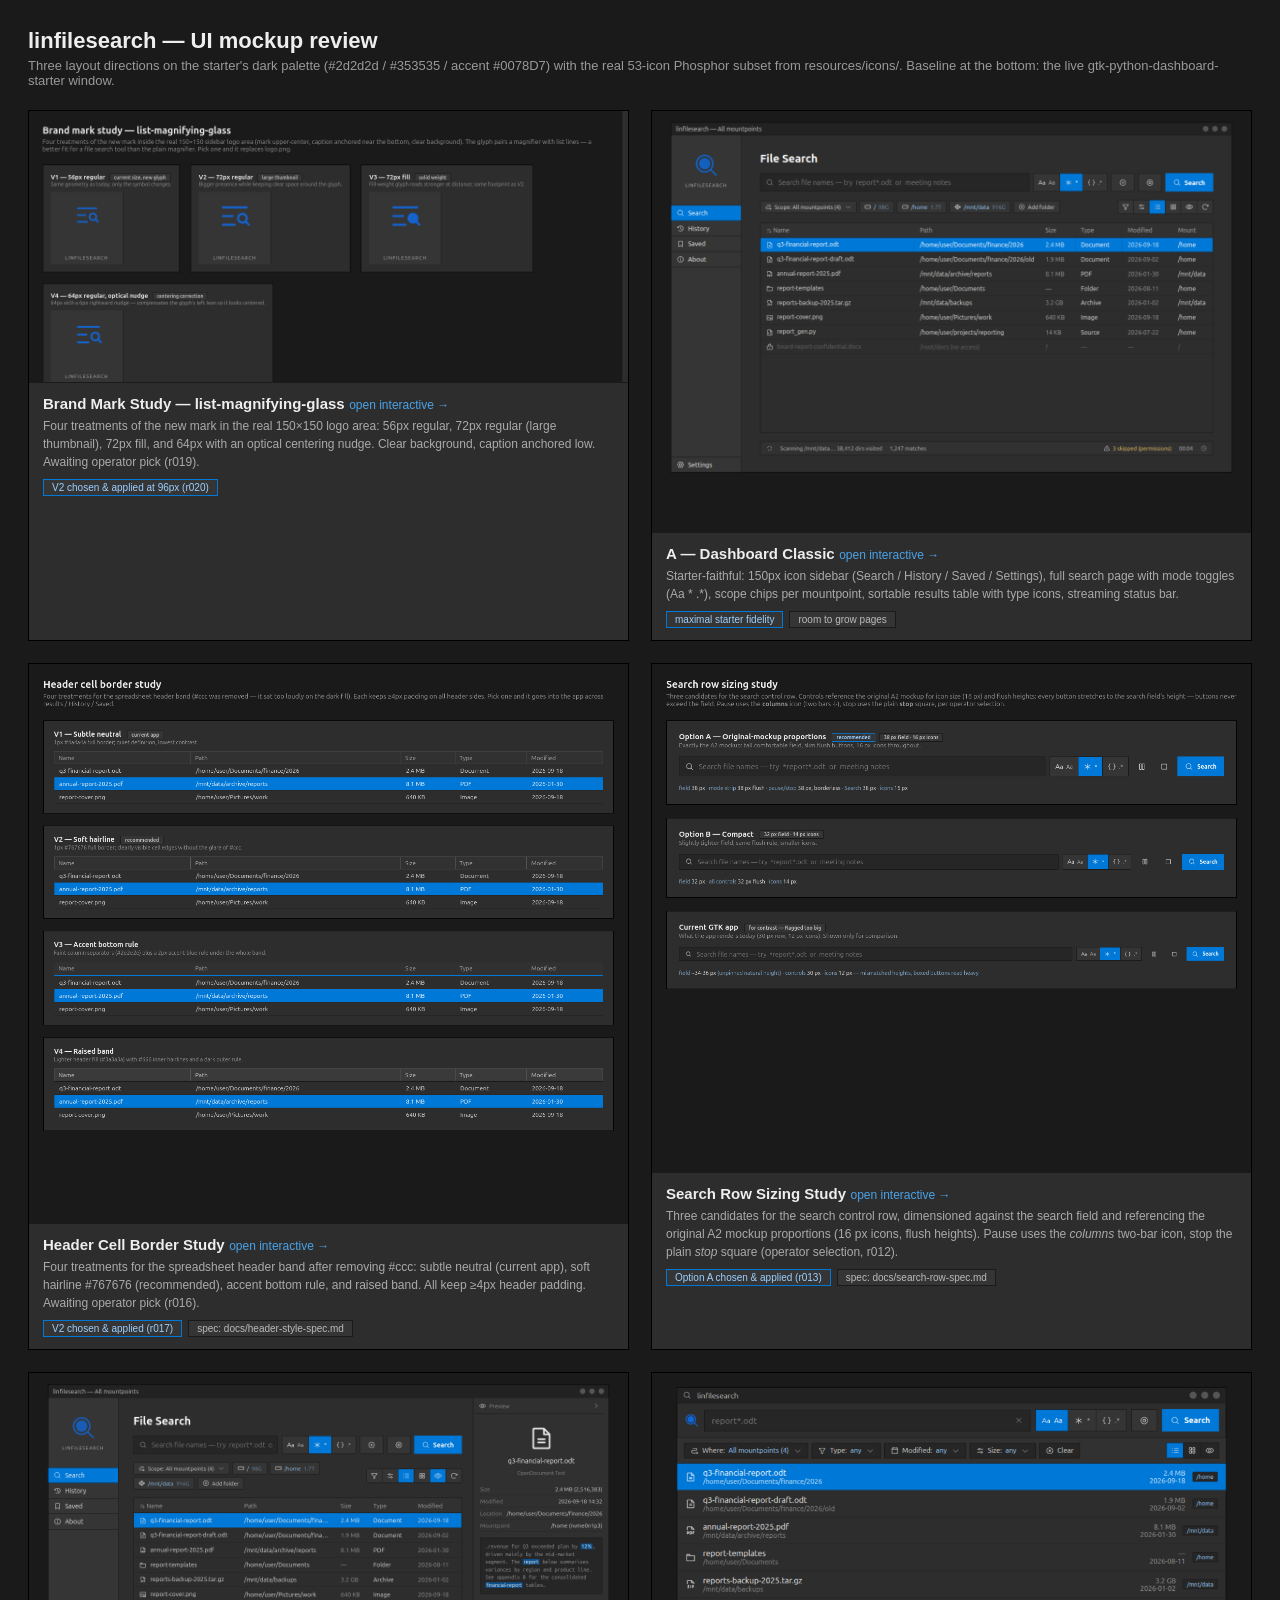
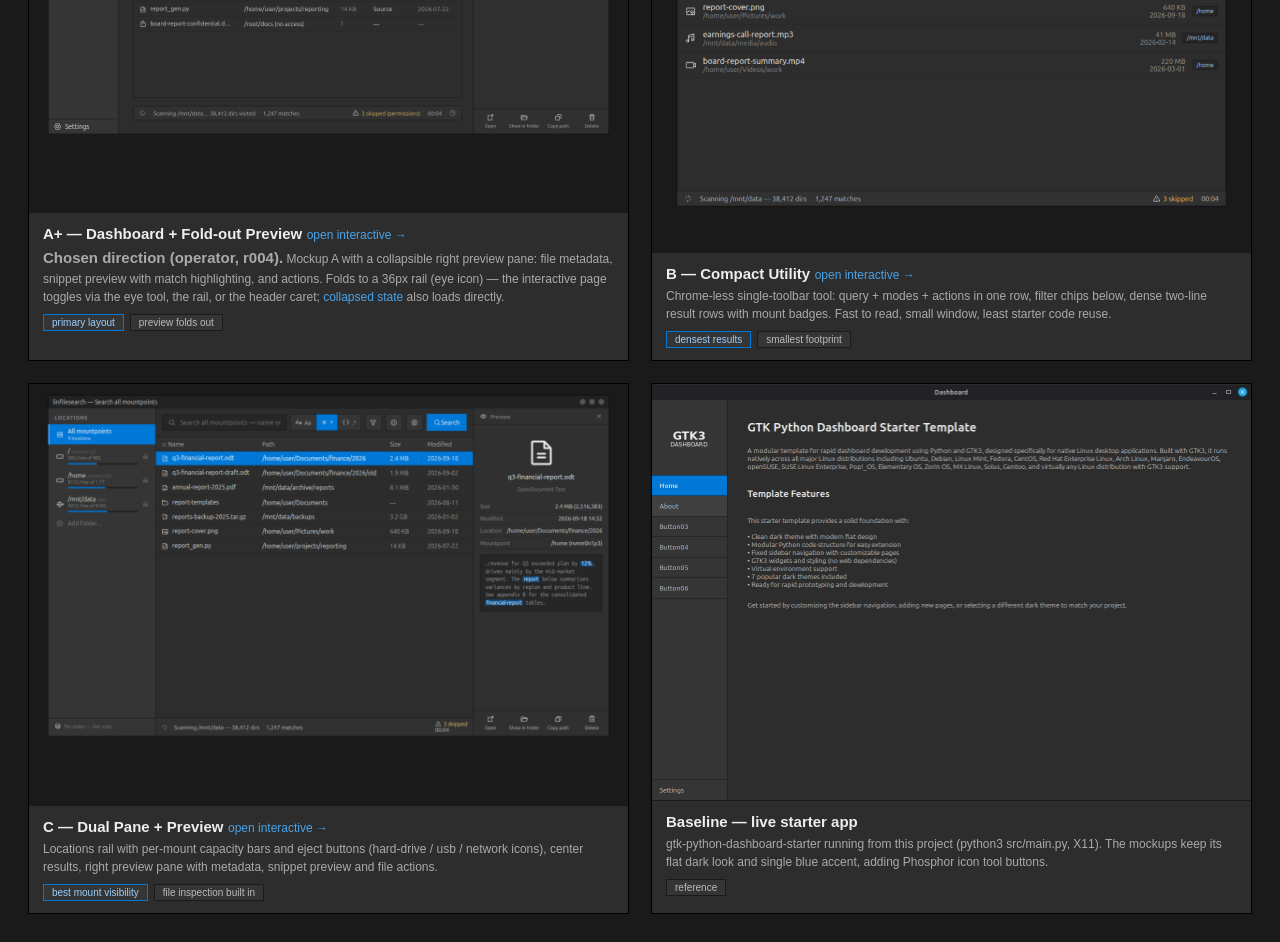
<file: docs/mockups/index.html>
<!DOCTYPE html>
<html lang="en">
<head>
<meta charset="utf-8">
<title>linfilesearch — mockup review</title>
<style>
  * { margin:0; padding:0; box-sizing:border-box; font-family:Ubuntu, Cantarell, sans-serif; }
  body { background:#1a1a1a; color:#eee; padding:28px; }
  h1 { font-size:22px; margin-bottom:4px; }
  .sub { color:#999; font-size:13px; margin-bottom:22px; }
  .cols { display:grid; grid-template-columns:repeat(auto-fit,minmax(420px,1fr)); gap:22px; }
  .card { background:#2d2d2d; border:1px solid #000; }
  .card img { width:100%; display:block; }
  .cap { padding:12px 14px; border-top:1px solid #1a1a1a; }
  .cap b { font-size:15px; }
  .cap p { font-size:12px; color:#aaa; margin-top:4px; line-height:1.5; }
  .cap a { color:#4aa3e8; text-decoration:none; font-size:12px; }
  .cap .chips { margin-top:8px; display:flex; gap:6px; flex-wrap:wrap; }
  .tag { font-size:10px; border:1px solid #1a1a1a; background:#353535; color:#bbb; padding:2px 8px; }
  .tag.win { border-color:#0078D7; color:#9cd0ff; }
</style>
</head>
<body>
<h1>linfilesearch — UI mockup review</h1>
<div class="sub">Three layout directions on the starter's dark palette (#2d2d2d / #353535 / accent #0078D7) with the real
53-icon Phosphor subset from resources/icons/. Baseline at the bottom: the live gtk-python-dashboard-starter window.</div>

<div class="cols">
  <div class="card">
    <img src="mockup-logo.png" alt="Brand mark study">
    <div class="cap">
      <b>Brand Mark Study — list-magnifying-glass</b> <a href="mockup-logo.html">open interactive →</a>
      <p>Four treatments of the new mark in the real 150×150 logo area: 56px regular, 72px regular (large
      thumbnail), 72px fill, and 64px with an optical centering nudge. Clear background, caption anchored low.
      Awaiting operator pick (r019).</p>
      <div class="chips"><span class="tag win">V2 chosen &amp; applied at 96px (r020)</span></div>
    </div>
  </div>

  <div class="card">
    <img src="mockup-a.png" alt="Mockup A">
    <div class="cap">
      <b>A — Dashboard Classic</b> <a href="mockup-a-dashboard.html">open interactive →</a>
      <p>Starter-faithful: 150px icon sidebar (Search / History / Saved / Settings), full search page with mode
      toggles (Aa&nbsp;*&nbsp;.*), scope chips per mountpoint, sortable results table with type icons, streaming
      status bar.</p>
      <div class="chips"><span class="tag win">maximal starter fidelity</span><span class="tag">room to grow pages</span></div>
    </div>
  </div>

  <div class="card">
    <img src="mockup-headers.png" alt="Header cell border study">
    <div class="cap">
      <b>Header Cell Border Study</b> <a href="mockup-headers.html">open interactive →</a>
      <p>Four treatments for the spreadsheet header band after removing #ccc: subtle neutral (current app),
      soft hairline #767676 (recommended), accent bottom rule, and raised band. All keep ≥4px header padding.
      Awaiting operator pick (r016).</p>
      <div class="chips"><span class="tag win">V2 chosen &amp; applied (r017)</span><span class="tag">spec: docs/header-style-spec.md</span></div>
    </div>
  </div>

  <div class="card">
    <img src="mockup-searchrow.png" alt="Search row sizing study">
    <div class="cap">
      <b>Search Row Sizing Study</b> <a href="mockup-searchrow.html">open interactive →</a>
      <p>Three candidates for the search control row, dimensioned against the search field and referencing the
      original A2 mockup proportions (16&nbsp;px icons, flush heights). Pause uses the <i>columns</i> two-bar icon,
      stop the plain <i>stop</i> square (operator selection, r012).</p>
      <div class="chips"><span class="tag win">Option A chosen &amp; applied (r013)</span><span class="tag">spec: docs/search-row-spec.md</span></div>
    </div>
  </div>

  <div class="card">
    <img src="mockup-a2.png" alt="Mockup A2 — chosen direction">
    <div class="cap">
      <b>A+ — Dashboard + Fold-out Preview</b> <a href="mockup-a2-preview.html">open interactive →</a>
      <p><b>Chosen direction (operator, r004).</b> Mockup A with a collapsible right preview pane: file metadata,
      snippet preview with match highlighting, and actions. Folds to a 36px rail (eye icon) — the interactive page
      toggles via the eye tool, the rail, or the header caret; <a href="mockup-a2-preview.html#collapsed">collapsed
      state</a> also loads directly.</p>
      <div class="chips"><span class="tag win">primary layout</span><span class="tag">preview folds out</span></div>
    </div>
  </div>

  <div class="card">
    <img src="mockup-b.png" alt="Mockup B">
    <div class="cap">
      <b>B — Compact Utility</b> <a href="mockup-b-compact.html">open interactive →</a>
      <p>Chrome-less single-toolbar tool: query + modes + actions in one row, filter chips below, dense two-line
      result rows with mount badges. Fast to read, small window, least starter code reuse.</p>
      <div class="chips"><span class="tag win">densest results</span><span class="tag">smallest footprint</span></div>
    </div>
  </div>

  <div class="card">
    <img src="mockup-c.png" alt="Mockup C">
    <div class="cap">
      <b>C — Dual Pane + Preview</b> <a href="mockup-c-preview.html">open interactive →</a>
      <p>Locations rail with per-mount capacity bars and eject buttons (hard-drive / usb / network icons),
      center results, right preview pane with metadata, snippet preview and file actions.</p>
      <div class="chips"><span class="tag win">best mount visibility</span><span class="tag">file inspection built in</span></div>
    </div>
  </div>

  <div class="card">
    <img src="starter-live.png" alt="Live starter baseline">
    <div class="cap">
      <b>Baseline — live starter app</b>
      <p>gtk-python-dashboard-starter running from this project (python3 src/main.py, X11). The mockups keep its
      flat dark look and single blue accent, adding Phosphor icon tool buttons.</p>
      <div class="chips"><span class="tag">reference</span></div>
    </div>
  </div>
</div>
</body>
</html>
</file>
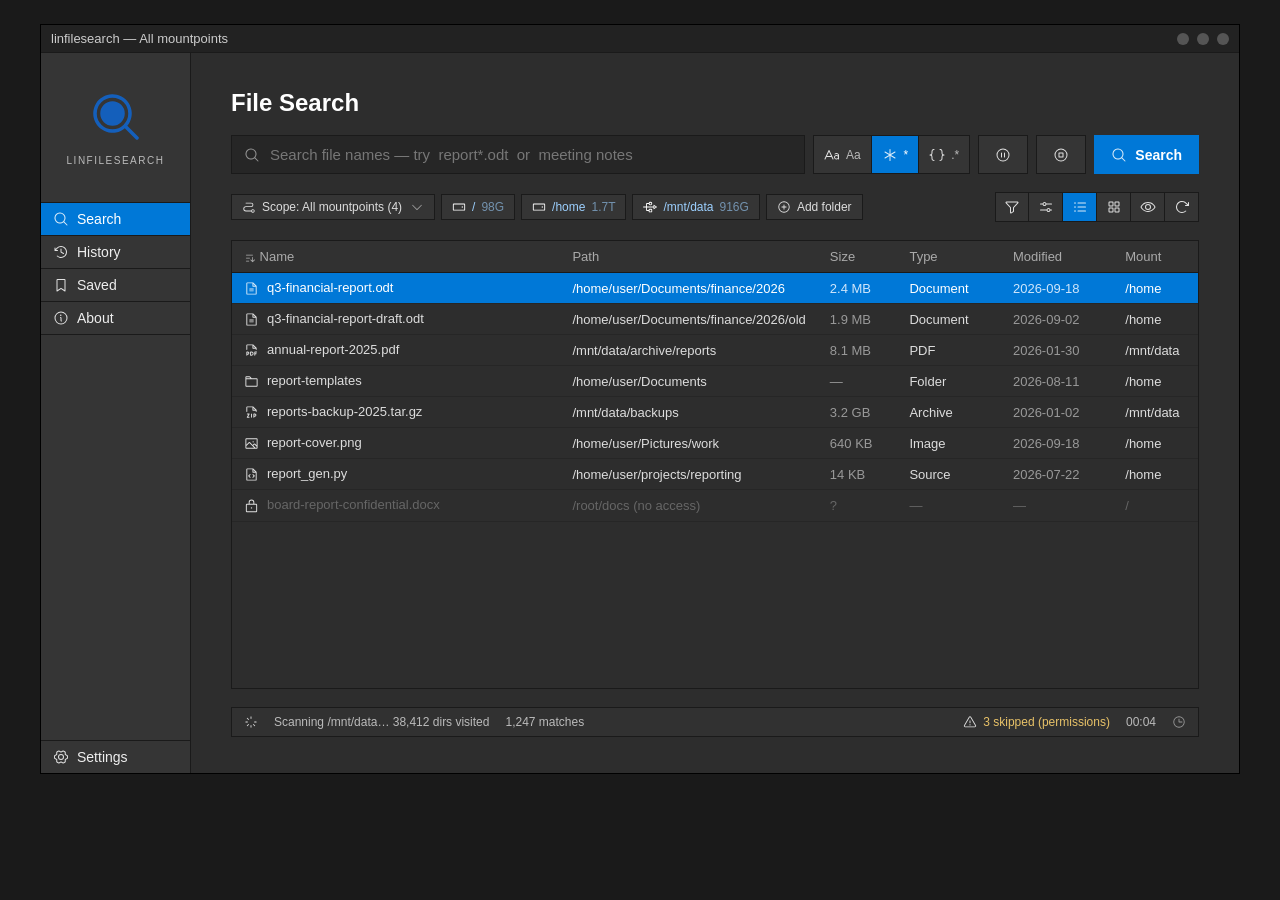
<file: docs/mockups/mockup-a-dashboard.html>
<!DOCTYPE html>
<html lang="en">
<head>
<meta charset="utf-8">
<title>Mockup A — Dashboard Classic</title>
<style>
  * { margin:0; padding:0; box-sizing:border-box; font-family:Ubuntu, Cantarell, sans-serif; }
  body { background:#1a1a1a; padding:24px; display:flex; justify-content:center; }
  .ic { filter:invert(1); opacity:.85; display:inline-block; vertical-align:middle; }
  .window { width:1200px; max-width:100%; background:#2d2d2d; color:#eee; border:1px solid #000; }
  .titlebar { display:flex; align-items:center; justify-content:space-between; background:#222; color:#ccc; font-size:13px; padding:6px 10px; border-bottom:1px solid #1a1a1a; }
  .winbtns { display:flex; gap:8px; }
  .winbtns span { width:12px; height:12px; border-radius:50%; background:#555; display:inline-block; }
  .body { display:flex; min-height:720px; }

  /* sidebar */
  .sidebar { width:150px; background:#353535; border-right:1px solid #1a1a1a; display:flex; flex-direction:column; }
  .logo-area { height:150px; display:flex; flex-direction:column; align-items:center; justify-content:center; gap:10px; border-bottom:1px solid #1a1a1a; }
  .logo-area .ic { filter:invert(27%) sepia(96%) saturate(1400%) hue-rotate(197deg) brightness(96%); }
  .logo-cap { font-size:10px; letter-spacing:1.5px; color:#bbb; }
  .nav { display:flex; flex-direction:column; }
  .nav-button { display:flex; align-items:center; gap:8px; padding:8px 12px; font-size:14px; color:#eee; border:none; border-bottom:1px solid #1a1a1a; cursor:pointer; }
  .nav-button:hover { background:#404040; }
  .nav-button.active { background:#0078D7; color:#fff; }
  .nav-button .ic { width:16px; height:16px; }
  .spacer { flex:1; }
  .nav-bottom { border-top:1px solid #1a1a1a; border-bottom:none; }

  /* content */
  .content { flex:1; padding:36px 40px; display:flex; flex-direction:column; gap:18px; }
  .page-title { font-size:24px; font-weight:bold; color:#fff; }
  .search-row { display:flex; gap:8px; align-items:stretch; }
  .entry { flex:1; display:flex; align-items:center; gap:10px; background:#262626; border:1px solid #1a1a1a; padding:0 12px; }
  .entry input { flex:1; background:none; border:none; color:#eee; font-size:15px; outline:none; padding:10px 0; }
  .entry input::placeholder { color:#777; }
  .modes { display:flex; }
  .mode { display:flex; align-items:center; padding:0 10px; background:#353535; border:1px solid #1a1a1a; border-left:none; color:#bbb; font-size:12px; gap:6px; cursor:pointer; }
  .mode:first-child { border-left:1px solid #1a1a1a; }
  .mode.on { background:#0078D7; color:#fff; }
  .mode .ic { width:16px; height:16px; }
  .btn { display:flex; align-items:center; gap:8px; padding:0 16px; background:#353535; border:1px solid #1a1a1a; color:#eee; font-size:14px; cursor:pointer; }
  .btn:hover { background:#404040; }
  .btn.primary { background:#0078D7; border-color:#0078D7; color:#fff; font-weight:bold; }
  .btn .ic { width:16px; height:16px; }

  /* toolbar chips */
  .toolbar { display:flex; justify-content:space-between; align-items:center; }
  .chips { display:flex; gap:6px; flex-wrap:wrap; }
  .chip { display:flex; align-items:center; gap:6px; background:#353535; border:1px solid #1a1a1a; padding:5px 10px; font-size:12px; color:#ddd; cursor:pointer; }
  .chip:hover { background:#404040; }
  .chip .ic { width:14px; height:14px; }
  .chip.mount { color:#9cd0ff; }
  .chip.mount .ic { opacity:1; }
  .chip .x { margin-left:2px; opacity:.5; }
  .toolgroup { display:flex; }
  .tool { display:flex; align-items:center; justify-content:center; width:34px; height:30px; background:#353535; border:1px solid #1a1a1a; border-left:none; cursor:pointer; }
  .tool:first-child { border-left:1px solid #1a1a1a; }
  .tool:hover { background:#404040; }
  .tool.on { background:#0078D7; }
  .tool .ic { width:16px; height:16px; }

  /* results */
  .results { flex:1; border:1px solid #1a1a1a; display:flex; flex-direction:column; }
  table { width:100%; border-collapse:collapse; font-size:13px; }
  thead th { text-align:left; color:#aaa; font-weight:normal; padding:8px 12px; border-bottom:1px solid #1a1a1a; background:#313131; }
  thead th .ic { width:12px; height:12px; opacity:.6; }
  tbody td { padding:7px 12px; border-bottom:1px solid #262626; color:#ddd; white-space:nowrap; overflow:hidden; text-overflow:ellipsis; max-width:340px; }
  tbody tr:hover { background:#373737; }
  tbody tr.sel { background:#0078D7; }
  tbody tr.sel td { color:#fff; }
  tbody tr.locked td { color:#666; }
  td .ic { width:15px; height:15px; margin-right:8px; }
  td.size, td.date { color:#999; font-variant-numeric:tabular-nums; }
  tr.sel td.size, tr.sel td.date { color:#cfe6fb; }

  /* status bar */
  .statusbar { display:flex; align-items:center; gap:16px; background:#313131; border:1px solid #1a1a1a; padding:7px 12px; font-size:12px; color:#bbb; }
  .statusbar .ic { width:14px; height:14px; }
  .statusbar .right { margin-left:auto; display:flex; gap:16px; align-items:center; }
  .spin { animation:spin 1.2s linear infinite; }
  @keyframes spin { to { transform:rotate(360deg); } }
  .warn { color:#e8c268; display:flex; gap:6px; align-items:center; }
  .mono { font-variant-numeric:tabular-nums; }
</style>
</head>
<body>
<div class="window">
  <div class="titlebar"><span>linfilesearch — All mountpoints</span>
    <div class="winbtns"><span></span><span></span><span></span></div></div>
  <div class="body">

    <div class="sidebar">
      <div class="logo-area">
        <img class="ic" style="width:56px;height:56px" src="../../resources/icons/fill/magnifying-glass.svg">
        <div class="logo-cap">LINFILESEARCH</div>
      </div>
      <div class="nav">
        <div class="nav-button active"><img class="ic" src="../../resources/icons/regular/magnifying-glass.svg">Search</div>
        <div class="nav-button"><img class="ic" src="../../resources/icons/regular/clock-counter-clockwise.svg">History</div>
        <div class="nav-button"><img class="ic" src="../../resources/icons/regular/bookmark-simple.svg">Saved</div>
        <div class="nav-button"><img class="ic" src="../../resources/icons/regular/info.svg">About</div>
      </div>
      <div class="spacer"></div>
      <div class="nav">
        <div class="nav-button nav-bottom"><img class="ic" src="../../resources/icons/regular/gear-six.svg">Settings</div>
      </div>
    </div>

    <div class="content">
      <div class="page-title">File Search</div>

      <div class="search-row">
        <div class="entry">
          <img class="ic" style="width:16px;height:16px;opacity:.5" src="../../resources/icons/regular/magnifying-glass.svg">
          <input placeholder="Search file names — try  report*.odt  or  meeting notes">
        </div>
        <div class="modes">
          <div class="mode" title="Match case"><img class="ic" src="../../resources/icons/regular/text-aa.svg">Aa</div>
          <div class="mode on" title="Wildcard mode"><img class="ic" src="../../resources/icons/regular/asterisk.svg">*</div>
          <div class="mode" title="Regular expression mode"><img class="ic" src="../../resources/icons/regular/brackets-curly.svg">.*</div>
        </div>
        <button class="btn"><img class="ic" src="../../resources/icons/regular/pause-circle.svg"></button>
        <button class="btn"><img class="ic" src="../../resources/icons/regular/stop-circle.svg"></button>
        <button class="btn primary"><img class="ic" src="../../resources/icons/regular/magnifying-glass.svg">Search</button>
      </div>

      <div class="toolbar">
        <div class="chips">
          <div class="chip"><img class="ic" src="../../resources/icons/regular/path.svg">Scope: All mountpoints (4) <img class="ic x" src="../../resources/icons/regular/caret-down.svg"></div>
          <div class="chip mount"><img class="ic" src="../../resources/icons/regular/hard-drive.svg">/ <span style="opacity:.6">98G</span></div>
          <div class="chip mount"><img class="ic" src="../../resources/icons/regular/hard-drive.svg">/home <span style="opacity:.6">1.7T</span></div>
          <div class="chip mount"><img class="ic" src="../../resources/icons/regular/usb.svg">/mnt/data <span style="opacity:.6">916G</span></div>
          <div class="chip"><img class="ic" src="../../resources/icons/regular/plus-circle.svg">Add folder</div>
        </div>
        <div class="toolgroup">
          <div class="tool" title="Filters"><img class="ic" src="../../resources/icons/regular/funnel.svg"></div>
          <div class="tool" title="Advanced options"><img class="ic" src="../../resources/icons/regular/sliders-horizontal.svg"></div>
          <div class="tool on" title="List view"><img class="ic" src="../../resources/icons/regular/list-dashes.svg"></div>
          <div class="tool" title="Grid view"><img class="ic" src="../../resources/icons/regular/squares-four.svg"></div>
          <div class="tool" title="Preview"><img class="ic" src="../../resources/icons/regular/eye.svg"></div>
          <div class="tool" title="Refresh mounts"><img class="ic" src="../../resources/icons/regular/arrow-clockwise.svg"></div>
        </div>
      </div>

      <div class="results">
        <table>
          <thead><tr>
            <th style="width:34%"><img class="ic" src="../../resources/icons/regular/sort-ascending.svg"> Name</th>
            <th>Path</th><th style="width:90px">Size</th><th style="width:120px">Type</th><th style="width:130px">Modified</th><th style="width:90px">Mount</th>
          </tr></thead>
          <tbody>
            <tr class="sel">
              <td><img class="ic" src="../../resources/icons/regular/file-text.svg">q3-financial-report.odt</td>
              <td>/home/user/Documents/finance/2026</td><td class="size">2.4 MB</td><td>Document</td><td class="date">2026-09-18</td><td>/home</td></tr>
            <tr>
              <td><img class="ic" src="../../resources/icons/regular/file-text.svg">q3-financial-report-draft.odt</td>
              <td>/home/user/Documents/finance/2026/old</td><td class="size">1.9 MB</td><td>Document</td><td class="date">2026-09-02</td><td>/home</td></tr>
            <tr>
              <td><img class="ic" src="../../resources/icons/regular/file-pdf.svg">annual-report-2025.pdf</td>
              <td>/mnt/data/archive/reports</td><td class="size">8.1 MB</td><td>PDF</td><td class="date">2026-01-30</td><td>/mnt/data</td></tr>
            <tr>
              <td><img class="ic" src="../../resources/icons/regular/folder.svg">report-templates</td>
              <td>/home/user/Documents</td><td class="size">—</td><td>Folder</td><td class="date">2026-08-11</td><td>/home</td></tr>
            <tr>
              <td><img class="ic" src="../../resources/icons/regular/file-zip.svg">reports-backup-2025.tar.gz</td>
              <td>/mnt/data/backups</td><td class="size">3.2 GB</td><td>Archive</td><td class="date">2026-01-02</td><td>/mnt/data</td></tr>
            <tr>
              <td><img class="ic" src="../../resources/icons/regular/image.svg">report-cover.png</td>
              <td>/home/user/Pictures/work</td><td class="size">640 KB</td><td>Image</td><td class="date">2026-09-18</td><td>/home</td></tr>
            <tr>
              <td><img class="ic" src="../../resources/icons/regular/file-code.svg">report_gen.py</td>
              <td>/home/user/projects/reporting</td><td class="size">14 KB</td><td>Source</td><td class="date">2026-07-22</td><td>/home</td></tr>
            <tr class="locked">
              <td><img class="ic" src="../../resources/icons/regular/lock.svg">board-report-confidential.docx</td>
              <td>/root/docs (no access)</td><td class="size">?</td><td>—</td><td class="date">—</td><td>/</td></tr>
          </tbody>
        </table>
      </div>

      <div class="statusbar">
        <img class="ic spin" src="../../resources/icons/regular/spinner-gap.svg">
        <span>Scanning <span class="mono">/mnt/data</span>… <span class="mono">38,412</span> dirs visited</span>
        <span class="mono">1,247 matches</span>
        <div class="right">
          <span class="warn"><img class="ic" src="../../resources/icons/regular/warning.svg">3 skipped (permissions)</span>
          <span class="mono">00:04</span>
          <img class="ic" src="../../resources/icons/regular/clock.svg" style="opacity:.5">
        </div>
      </div>
    </div>

  </div>
</div>
</body>
</html>
</file>
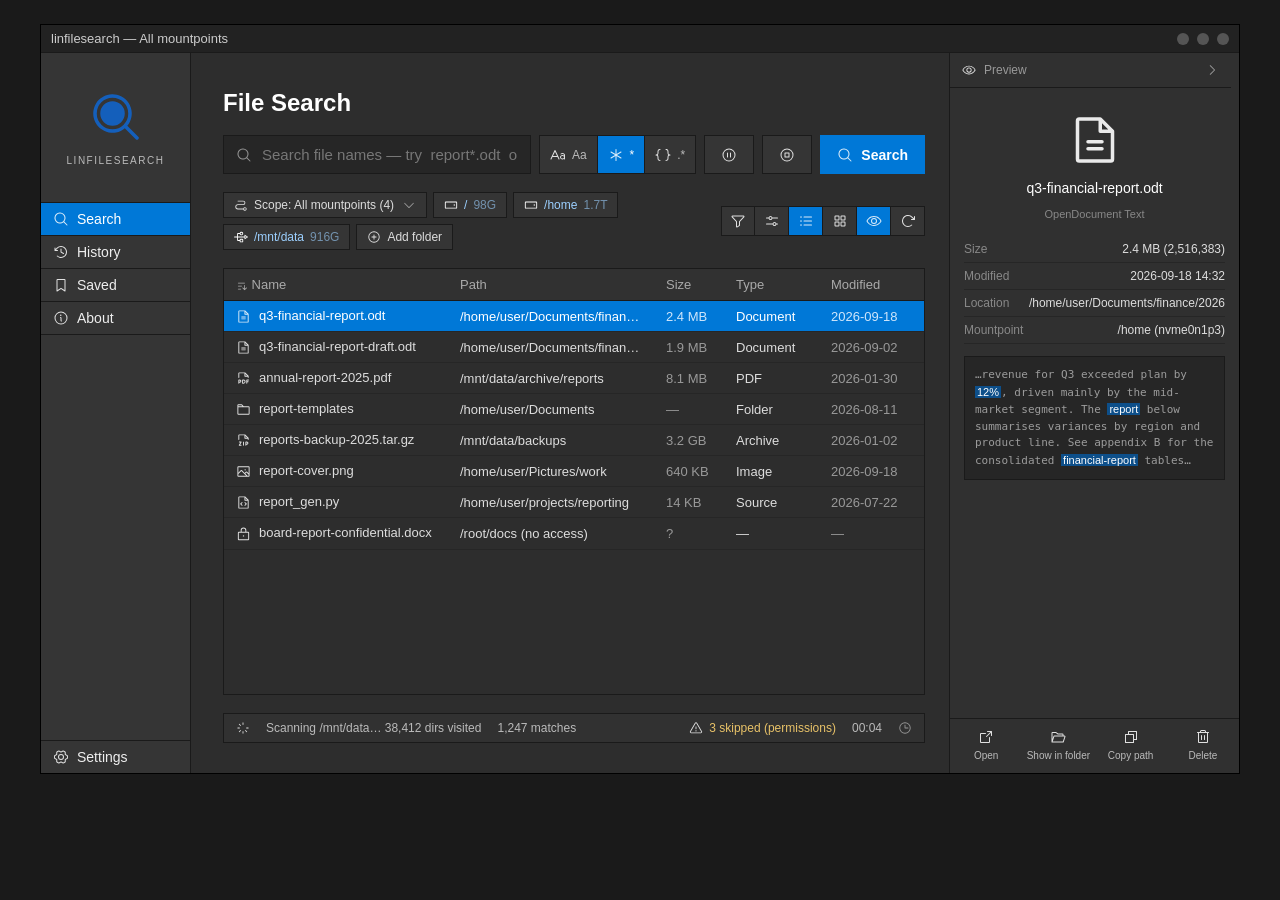
<file: docs/mockups/mockup-a2-preview.html>
<!DOCTYPE html>
<html lang="en">
<head>
<meta charset="utf-8">
<title>Mockup A2 — Dashboard Classic + Fold-out Preview</title>
<style>
  * { margin:0; padding:0; box-sizing:border-box; font-family:Ubuntu, Cantarell, sans-serif; }
  body { background:#1a1a1a; padding:24px; display:flex; justify-content:center; }
  .ic { filter:invert(1); opacity:.85; display:inline-block; vertical-align:middle; }
  .window { width:1200px; max-width:100%; background:#2d2d2d; color:#eee; border:1px solid #000; display:flex; flex-direction:column; }
  .titlebar { display:flex; align-items:center; justify-content:space-between; background:#222; color:#ccc; font-size:13px; padding:6px 10px; border-bottom:1px solid #1a1a1a; }
  .winbtns { display:flex; gap:8px; }
  .winbtns span { width:12px; height:12px; border-radius:50%; background:#555; display:inline-block; }
  .body { display:flex; min-height:720px; }

  /* sidebar */
  .sidebar { width:150px; background:#353535; border-right:1px solid #1a1a1a; display:flex; flex-direction:column; }
  .logo-area { height:150px; display:flex; flex-direction:column; align-items:center; justify-content:center; gap:10px; border-bottom:1px solid #1a1a1a; }
  .logo-area .ic { filter:invert(27%) sepia(96%) saturate(1400%) hue-rotate(197deg) brightness(96%); }
  .logo-cap { font-size:10px; letter-spacing:1.5px; color:#bbb; }
  .nav { display:flex; flex-direction:column; }
  .nav-button { display:flex; align-items:center; gap:8px; padding:8px 12px; font-size:14px; color:#eee; border:none; border-bottom:1px solid #1a1a1a; cursor:pointer; }
  .nav-button:hover { background:#404040; }
  .nav-button.active { background:#0078D7; color:#fff; }
  .nav-button .ic { width:16px; height:16px; }
  .spacer { flex:1; }
  .nav-bottom { border-top:1px solid #1a1a1a; border-bottom:none; }

  /* content */
  .content { flex:1; padding:36px 24px 30px 32px; display:flex; flex-direction:column; gap:18px; min-width:0; }
  .page-title { font-size:24px; font-weight:bold; color:#fff; }
  .search-row { display:flex; gap:8px; align-items:stretch; }
  .entry { flex:1; display:flex; align-items:center; gap:10px; background:#262626; border:1px solid #1a1a1a; padding:0 12px; min-width:0; }
  .entry input { flex:1; background:none; border:none; color:#eee; font-size:15px; outline:none; padding:10px 0; min-width:0; }
  .entry input::placeholder { color:#777; }
  .modes { display:flex; flex:none; }
  .mode { display:flex; align-items:center; padding:0 10px; background:#353535; border:1px solid #1a1a1a; border-left:none; color:#bbb; font-size:12px; gap:6px; cursor:pointer; }
  .mode:first-child { border-left:1px solid #1a1a1a; }
  .mode.on { background:#0078D7; color:#fff; }
  .mode .ic { width:16px; height:16px; }
  .btn { display:flex; align-items:center; gap:8px; padding:0 16px; background:#353535; border:1px solid #1a1a1a; color:#eee; font-size:14px; cursor:pointer; flex:none; }
  .btn:hover { background:#404040; }
  .btn.primary { background:#0078D7; border-color:#0078D7; color:#fff; font-weight:bold; }
  .btn .ic { width:16px; height:16px; }

  .toolbar { display:flex; justify-content:space-between; align-items:center; gap:10px; }
  .chips { display:flex; gap:6px; flex-wrap:wrap; }
  .chip { display:flex; align-items:center; gap:6px; background:#353535; border:1px solid #1a1a1a; padding:5px 10px; font-size:12px; color:#ddd; cursor:pointer; }
  .chip:hover { background:#404040; }
  .chip .ic { width:14px; height:14px; }
  .chip.mount { color:#9cd0ff; }
  .chip.mount .ic { opacity:1; }
  .chip .x { margin-left:2px; opacity:.5; }
  .toolgroup { display:flex; flex:none; }
  .tool { display:flex; align-items:center; justify-content:center; width:34px; height:30px; background:#353535; border:1px solid #1a1a1a; border-left:none; cursor:pointer; }
  .tool:first-child { border-left:1px solid #1a1a1a; }
  .tool:hover { background:#404040; }
  .tool.on { background:#0078D7; }
  .tool .ic { width:16px; height:16px; }

  .results { flex:1; border:1px solid #1a1a1a; display:flex; flex-direction:column; min-height:0; }
  table { width:100%; border-collapse:collapse; font-size:13px; }
  thead th { text-align:left; color:#aaa; font-weight:normal; padding:8px 12px; border-bottom:1px solid #1a1a1a; background:#313131; }
  thead th .ic { width:12px; height:12px; opacity:.6; }
  tbody td { padding:7px 12px; border-bottom:1px solid #262626; color:#ddd; white-space:nowrap; overflow:hidden; text-overflow:ellipsis; max-width:200px; }
  tbody tr:hover { background:#373737; }
  tbody tr.sel { background:#0078D7; }
  tbody tr.sel td { color:#fff; }
  td .ic { width:15px; height:15px; margin-right:8px; }
  td.size, td.date { color:#999; font-variant-numeric:tabular-nums; }
  tr.sel td.size, tr.sel td.date { color:#cfe6fb; }

  .statusbar { display:flex; align-items:center; gap:16px; background:#313131; border:1px solid #1a1a1a; padding:7px 12px; font-size:12px; color:#bbb; }
  .statusbar .ic { width:14px; height:14px; }
  .statusbar .right { margin-left:auto; display:flex; gap:16px; align-items:center; }
  .spin { animation:spin 1.2s linear infinite; }
  @keyframes spin { to { transform:rotate(360deg); } }
  .warn { color:#e8c268; display:flex; gap:6px; align-items:center; }
  .mono { font-variant-numeric:tabular-nums; }

  /* ---- fold-out preview pane ---- */
  .main-area { flex:1; display:flex; min-width:0; }
  .preview { width:290px; flex:none; border-left:1px solid #1a1a1a; background:#303030; display:flex; flex-direction:column; overflow:hidden; transition:width .25s ease; }
  .window.pv-collapsed .preview { width:36px; border-left-color:#1a1a1a; }
  .pv-head { display:flex; align-items:center; gap:8px; padding:10px 12px 10px 12px; margin-right:8px; border-bottom:1px solid #1a1a1a; font-size:12px; color:#999; white-space:nowrap; }
  .window.pv-collapsed .pv-head { flex-direction:column; padding:10px 0; gap:8px; border-bottom:1px solid #1a1a1a; }
  .pv-head .ic { width:14px; height:14px; }
  .pv-head .grow { flex:1; }
  .pv-head .fold { opacity:.5; cursor:pointer; }
  .pv-head .fold:hover { opacity:1; }
  .window.pv-collapsed .pv-head .label, .window.pv-collapsed .pv-head .grow, .window.pv-collapsed .pv-head .fold { display:none; }
  .pv-inner { flex:1; display:flex; flex-direction:column; min-height:0; }
  .window.pv-collapsed .pv-inner { display:none; }
  .pv-rail { display:none; }
  .window.pv-collapsed .pv-rail { display:flex; flex-direction:column; align-items:center; gap:12px; padding-top:10px; cursor:pointer; }
  .pv-rail .ic { width:16px; height:16px; opacity:.6; }
  .pv-rail .vtext { writing-mode:vertical-rl; font-size:10px; letter-spacing:2px; color:#888; }
  .pv-rail:hover .ic, .pv-rail:hover .vtext { opacity:1; color:#ddd; }
  .pv-icon { display:flex; flex-direction:column; align-items:center; gap:12px; padding:24px 14px 16px; }
  .pv-icon img.big { width:56px; height:56px; filter:invert(1); opacity:.9; }
  .pv-icon .fname { font-size:14px; color:#fff; text-align:center; word-break:break-all; }
  .pv-icon .ftype { font-size:11px; color:#888; }
  .props { padding:0 14px; font-size:12px; }
  .props .prow { display:flex; justify-content:space-between; gap:8px; padding:6px 0; border-bottom:1px solid #262626; color:#ddd; }
  .props .prow span:first-child { color:#888; flex:none; }
  .props .prow span:last-child { text-align:right; word-break:break-all; }
  .snippet { margin:12px 14px; background:#262626; border:1px solid #1a1a1a; padding:10px; font-family:'Ubuntu Mono', monospace; font-size:11px; color:#9c9c9c; line-height:1.5; overflow:hidden; }
  .snippet mark { background:#0d4f8a; color:#fff; padding:0 2px; }
  .pv-actions { margin-top:auto; display:flex; border-top:1px solid #1a1a1a; }
  .pv-actions .act { flex:1; display:flex; flex-direction:column; align-items:center; gap:5px; padding:10px 0 12px; font-size:10px; color:#bbb; cursor:pointer; }
  .pv-actions .act:hover { background:#373737; color:#fff; }
  .pv-actions .act .ic { width:16px; height:16px; }
</style>
</head>
<body>
<div class="window" id="win">
  <div class="titlebar"><span>linfilesearch — All mountpoints</span>
    <div class="winbtns"><span></span><span></span><span></span></div></div>
  <div class="body">

    <div class="sidebar">
      <div class="logo-area">
        <img class="ic" style="width:56px;height:56px" src="../../resources/icons/fill/magnifying-glass.svg">
        <div class="logo-cap">LINFILESEARCH</div>
      </div>
      <div class="nav">
        <div class="nav-button active"><img class="ic" src="../../resources/icons/regular/magnifying-glass.svg">Search</div>
        <div class="nav-button"><img class="ic" src="../../resources/icons/regular/clock-counter-clockwise.svg">History</div>
        <div class="nav-button"><img class="ic" src="../../resources/icons/regular/bookmark-simple.svg">Saved</div>
        <div class="nav-button"><img class="ic" src="../../resources/icons/regular/info.svg">About</div>
      </div>
      <div class="spacer"></div>
      <div class="nav">
        <div class="nav-button nav-bottom"><img class="ic" src="../../resources/icons/regular/gear-six.svg">Settings</div>
      </div>
    </div>

    <div class="main-area">
      <div class="content">
        <div class="page-title">File Search</div>

        <div class="search-row">
          <div class="entry">
            <img class="ic" style="width:16px;height:16px;opacity:.5" src="../../resources/icons/regular/magnifying-glass.svg">
            <input placeholder="Search file names — try  report*.odt  or  meeting notes">
          </div>
          <div class="modes">
            <div class="mode" title="Match case"><img class="ic" src="../../resources/icons/regular/text-aa.svg">Aa</div>
            <div class="mode on" title="Wildcard mode"><img class="ic" src="../../resources/icons/regular/asterisk.svg">*</div>
            <div class="mode" title="Regular expression mode"><img class="ic" src="../../resources/icons/regular/brackets-curly.svg">.*</div>
          </div>
          <button class="btn"><img class="ic" src="../../resources/icons/regular/pause-circle.svg"></button>
          <button class="btn"><img class="ic" src="../../resources/icons/regular/stop-circle.svg"></button>
          <button class="btn primary"><img class="ic" src="../../resources/icons/regular/magnifying-glass.svg">Search</button>
        </div>

        <div class="toolbar">
          <div class="chips">
            <div class="chip"><img class="ic" src="../../resources/icons/regular/path.svg">Scope: All mountpoints (4) <img class="ic x" src="../../resources/icons/regular/caret-down.svg"></div>
            <div class="chip mount"><img class="ic" src="../../resources/icons/regular/hard-drive.svg">/ <span style="opacity:.6">98G</span></div>
            <div class="chip mount"><img class="ic" src="../../resources/icons/regular/hard-drive.svg">/home <span style="opacity:.6">1.7T</span></div>
            <div class="chip mount"><img class="ic" src="../../resources/icons/regular/usb.svg">/mnt/data <span style="opacity:.6">916G</span></div>
            <div class="chip"><img class="ic" src="../../resources/icons/regular/plus-circle.svg">Add folder</div>
          </div>
          <div class="toolgroup">
            <div class="tool" title="Filters"><img class="ic" src="../../resources/icons/regular/funnel.svg"></div>
            <div class="tool" title="Advanced options"><img class="ic" src="../../resources/icons/regular/sliders-horizontal.svg"></div>
            <div class="tool on" title="List view"><img class="ic" src="../../resources/icons/regular/list-dashes.svg"></div>
            <div class="tool" title="Grid view"><img class="ic" src="../../resources/icons/regular/squares-four.svg"></div>
            <div class="tool on" id="eyeTool" title="Preview (fold out)"><img class="ic" src="../../resources/icons/regular/eye.svg"></div>
            <div class="tool" title="Refresh mounts"><img class="ic" src="../../resources/icons/regular/arrow-clockwise.svg"></div>
          </div>
        </div>

        <div class="results">
          <table>
            <thead><tr>
              <th style="width:32%"><img class="ic" src="../../resources/icons/regular/sort-ascending.svg"> Name</th>
              <th>Path</th><th style="width:70px">Size</th><th style="width:95px">Type</th><th style="width:105px">Modified</th>
            </tr></thead>
            <tbody>
              <tr class="sel">
                <td><img class="ic" src="../../resources/icons/regular/file-text.svg">q3-financial-report.odt</td>
                <td>/home/user/Documents/finance/2026</td><td class="size">2.4 MB</td><td>Document</td><td class="date">2026-09-18</td></tr>
              <tr>
                <td><img class="ic" src="../../resources/icons/regular/file-text.svg">q3-financial-report-draft.odt</td>
                <td>/home/user/Documents/finance/2026/old</td><td class="size">1.9 MB</td><td>Document</td><td class="date">2026-09-02</td></tr>
              <tr>
                <td><img class="ic" src="../../resources/icons/regular/file-pdf.svg">annual-report-2025.pdf</td>
                <td>/mnt/data/archive/reports</td><td class="size">8.1 MB</td><td>PDF</td><td class="date">2026-01-30</td></tr>
              <tr>
                <td><img class="ic" src="../../resources/icons/regular/folder.svg">report-templates</td>
                <td>/home/user/Documents</td><td class="size">—</td><td>Folder</td><td class="date">2026-08-11</td></tr>
              <tr>
                <td><img class="ic" src="../../resources/icons/regular/file-zip.svg">reports-backup-2025.tar.gz</td>
                <td>/mnt/data/backups</td><td class="size">3.2 GB</td><td>Archive</td><td class="date">2026-01-02</td></tr>
              <tr>
                <td><img class="ic" src="../../resources/icons/regular/image.svg">report-cover.png</td>
                <td>/home/user/Pictures/work</td><td class="size">640 KB</td><td>Image</td><td class="date">2026-09-18</td></tr>
              <tr>
                <td><img class="ic" src="../../resources/icons/regular/file-code.svg">report_gen.py</td>
                <td>/home/user/projects/reporting</td><td class="size">14 KB</td><td>Source</td><td class="date">2026-07-22</td></tr>
              <tr style="color:#666">
                <td><img class="ic" src="../../resources/icons/regular/lock.svg">board-report-confidential.docx</td>
                <td>/root/docs (no access)</td><td class="size">?</td><td>—</td><td class="date">—</td></tr>
            </tbody>
          </table>
        </div>

        <div class="statusbar">
          <img class="ic spin" src="../../resources/icons/regular/spinner-gap.svg">
          <span>Scanning <span class="mono">/mnt/data</span>… <span class="mono">38,412</span> dirs visited</span>
          <span class="mono">1,247 matches</span>
          <div class="right">
            <span class="warn"><img class="ic" src="../../resources/icons/regular/warning.svg">3 skipped (permissions)</span>
            <span class="mono">00:04</span>
            <img class="ic" src="../../resources/icons/regular/clock.svg" style="opacity:.5">
          </div>
        </div>
      </div>

      <!-- fold-out preview -->
      <div class="preview" id="pv">
        <div class="pv-head">
          <img class="ic" src="../../resources/icons/regular/eye.svg"><span class="label">Preview</span>
          <div class="grow"></div>
          <img class="ic fold" id="pvFold" src="../../resources/icons/regular/caret-right.svg" title="Collapse (keep eye tool toggled too)">
        </div>
        <div class="pv-rail" id="pvRail" title="Expand preview">
          <img class="ic" src="../../resources/icons/regular/eye.svg">
          <span class="vtext">PREVIEW</span>
        </div>
        <div class="pv-inner">
          <div class="pv-icon">
            <img class="big" src="../../resources/icons/regular/file-text.svg">
            <div class="fname">q3-financial-report.odt</div>
            <div class="ftype">OpenDocument Text</div>
          </div>
          <div class="props">
            <div class="prow"><span>Size</span><span>2.4 MB (2,516,383)</span></div>
            <div class="prow"><span>Modified</span><span>2026-09-18 14:32</span></div>
            <div class="prow"><span>Location</span><span>/home/user/Documents/finance/2026</span></div>
            <div class="prow"><span>Mountpoint</span><span>/home (nvme0n1p3)</span></div>
          </div>
          <div class="snippet">…revenue for Q3 exceeded plan by <mark>12%</mark>, driven mainly by the
mid-market segment. The <mark>report</mark> below summarises variances
by region and product line. See appendix B for the
consolidated <mark>financial-report</mark> tables…</div>
          <div class="pv-actions">
            <div class="act"><img class="ic" src="../../resources/icons/regular/arrow-square-out.svg">Open</div>
            <div class="act"><img class="ic" src="../../resources/icons/regular/folder-open.svg">Show in folder</div>
            <div class="act"><img class="ic" src="../../resources/icons/regular/copy.svg">Copy path</div>
            <div class="act"><img class="ic" src="../../resources/icons/regular/trash.svg">Delete</div>
          </div>
        </div>
      </div>
    </div>

  </div>
</div>
<script>
  const win = document.getElementById('win');
  const toggle = () => win.classList.toggle('pv-collapsed');
  document.getElementById('pvFold').addEventListener('click', toggle);
  document.getElementById('pvRail').addEventListener('click', toggle);
  document.getElementById('eyeTool').addEventListener('click', toggle);
  if (location.hash === '#collapsed') win.classList.add('pv-collapsed');
</script>
</body>
</html>
</file>
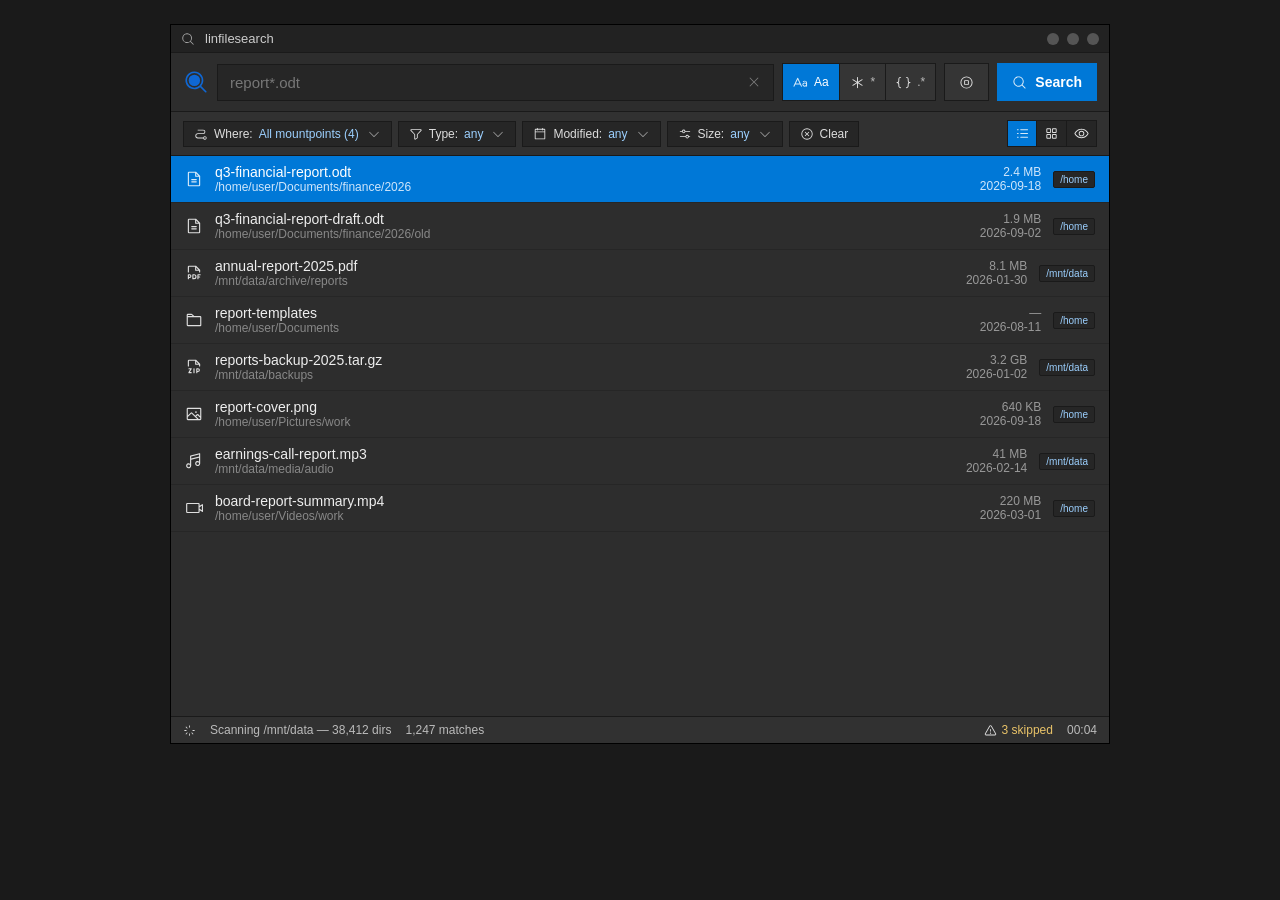
<file: docs/mockups/mockup-b-compact.html>
<!DOCTYPE html>
<html lang="en">
<head>
<meta charset="utf-8">
<title>Mockup B — Compact Utility</title>
<style>
  * { margin:0; padding:0; box-sizing:border-box; font-family:Ubuntu, Cantarell, sans-serif; }
  body { background:#1a1a1a; padding:24px; display:flex; justify-content:center; }
  .ic { filter:invert(1); opacity:.85; display:inline-block; vertical-align:middle; }
  .window { width:940px; max-width:100%; background:#2d2d2d; color:#eee; border:1px solid #000; display:flex; flex-direction:column; }
  .titlebar { display:flex; align-items:center; gap:10px; background:#222; color:#ccc; font-size:13px; padding:6px 10px; border-bottom:1px solid #1a1a1a; }
  .winbtns { margin-left:auto; display:flex; gap:8px; }
  .winbtns span { width:12px; height:12px; border-radius:50%; background:#555; }

  /* toolbar row 1 */
  .t1 { display:flex; align-items:center; gap:8px; padding:10px 12px; border-bottom:1px solid #1a1a1a; }
  .applogo { width:26px; height:26px; filter:invert(27%) sepia(96%) saturate(1400%) hue-rotate(197deg) brightness(96%); }
  .entry { flex:1; display:flex; align-items:center; gap:10px; background:#262626; border:1px solid #1a1a1a; padding:0 12px; }
  .entry input { flex:1; background:none; border:none; color:#eee; font-size:15px; outline:none; padding:9px 0; }
  .entry input::placeholder { color:#777; }
  .modes { display:flex; }
  .mode { display:flex; align-items:center; padding:0 10px; background:#353535; border:1px solid #1a1a1a; border-left:none; color:#bbb; font-size:12px; gap:6px; cursor:pointer; height:38px; }
  .mode:first-child { border-left:1px solid #1a1a1a; }
  .mode.on { background:#0078D7; color:#fff; }
  .mode .ic { width:15px; height:15px; }
  .btn { display:flex; align-items:center; gap:8px; padding:0 14px; height:38px; background:#353535; border:1px solid #1a1a1a; color:#eee; font-size:14px; cursor:pointer; }
  .btn:hover { background:#404040; }
  .btn.primary { background:#0078D7; border-color:#0078D7; color:#fff; font-weight:bold; }
  .btn .ic { width:15px; height:15px; }

  /* toolbar row 2 */
  .t2 { display:flex; align-items:center; gap:6px; padding:8px 12px; border-bottom:1px solid #1a1a1a; background:#313131; }
  .chip { display:flex; align-items:center; gap:6px; background:#262626; border:1px solid #1a1a1a; padding:5px 10px; font-size:12px; color:#ddd; cursor:pointer; }
  .chip:hover { background:#333; }
  .chip .ic { width:14px; height:14px; }
  .chip b { color:#9cd0ff; font-weight:normal; }
  .chip .x { opacity:.5; margin-left:2px; }
  .t2 .grow { flex:1; }
  .viewtoggle { display:flex; }
  .tool { display:flex; align-items:center; justify-content:center; width:30px; height:27px; background:#262626; border:1px solid #1a1a1a; border-left:none; cursor:pointer; }
  .tool:first-child { border-left:1px solid #1a1a1a; }
  .tool:hover { background:#333; }
  .tool.on { background:#0078D7; }
  .tool .ic { width:15px; height:15px; }

  /* dense two-line rows */
  .rows { flex:1; min-height:560px; }
  .row { display:flex; align-items:center; gap:12px; padding:8px 14px; border-bottom:1px solid #262626; cursor:pointer; }
  .row:hover { background:#373737; }
  .row.sel { background:#0078D7; }
  .row.sel .name, .row.sel .path, .row.sel .meta { color:#fff; }
  .row .ic { width:18px; height:18px; flex:none; }
  .row .mid { flex:1; min-width:0; }
  .name { font-size:14px; color:#eee; white-space:nowrap; overflow:hidden; text-overflow:ellipsis; }
  .path { font-size:12px; color:#888; white-space:nowrap; overflow:hidden; text-overflow:ellipsis; }
  .row.sel .path { color:#cfe6fb; }
  .meta { font-size:12px; color:#999; text-align:right; font-variant-numeric:tabular-nums; white-space:nowrap; }
  .row.sel .meta { color:#cfe6fb; }
  .mount { font-size:10px; padding:2px 6px; border:1px solid #1a1a1a; color:#9cd0ff; background:#262626; border-radius:2px; }

  .statusbar { display:flex; align-items:center; gap:14px; background:#313131; border-top:1px solid #1a1a1a; padding:6px 12px; font-size:12px; color:#bbb; }
  .statusbar .ic { width:13px; height:13px; }
  .statusbar .right { margin-left:auto; display:flex; gap:14px; align-items:center; }
  .spin { animation:spin 1.2s linear infinite; }
  @keyframes spin { to { transform:rotate(360deg); } }
  .mono { font-variant-numeric:tabular-nums; }
  .warn { color:#e8c268; display:flex; gap:5px; align-items:center; }
</style>
</head>
<body>
<div class="window">
  <div class="titlebar">
    <img class="ic" style="width:14px;height:14px;opacity:.6" src="../../resources/icons/regular/magnifying-glass.svg">
    linfilesearch
    <div class="winbtns"><span></span><span></span><span></span></div>
  </div>

  <div class="t1">
    <img class="applogo" src="../../resources/icons/fill/magnifying-glass.svg">
    <div class="entry">
      <input placeholder="report*.odt">
      <img class="ic" style="width:14px;height:14px;opacity:.4;cursor:pointer" src="../../resources/icons/regular/x.svg" title="Clear">
    </div>
    <div class="modes">
      <div class="mode on" title="Match case"><img class="ic" src="../../resources/icons/regular/text-aa.svg">Aa</div>
      <div class="mode" title="Wildcard mode"><img class="ic" src="../../resources/icons/regular/asterisk.svg">*</div>
      <div class="mode" title="Regular expression mode"><img class="ic" src="../../resources/icons/regular/brackets-curly.svg">.*</div>
    </div>
    <button class="btn"><img class="ic" src="../../resources/icons/regular/stop-circle.svg"></button>
    <button class="btn primary"><img class="ic" src="../../resources/icons/regular/magnifying-glass.svg">Search</button>
  </div>

  <div class="t2">
    <div class="chip"><img class="ic" src="../../resources/icons/regular/path.svg">Where: <b>All mountpoints (4)</b> <img class="ic x" src="../../resources/icons/regular/caret-down.svg"></div>
    <div class="chip"><img class="ic" src="../../resources/icons/regular/funnel.svg">Type: <b>any</b> <img class="ic x" src="../../resources/icons/regular/caret-down.svg"></div>
    <div class="chip"><img class="ic" src="../../resources/icons/regular/calendar-blank.svg">Modified: <b>any</b> <img class="ic x" src="../../resources/icons/regular/caret-down.svg"></div>
    <div class="chip"><img class="ic" src="../../resources/icons/regular/sliders-horizontal.svg">Size: <b>any</b> <img class="ic x" src="../../resources/icons/regular/caret-down.svg"></div>
    <div class="chip"><img class="ic" src="../../resources/icons/regular/x-circle.svg" title="Clear filters">Clear</div>
    <div class="grow"></div>
    <div class="viewtoggle">
      <div class="tool on" title="List view"><img class="ic" src="../../resources/icons/regular/list-dashes.svg"></div>
      <div class="tool" title="Grid view"><img class="ic" src="../../resources/icons/regular/squares-four.svg"></div>
      <div class="tool" title="Preview"><img class="ic" src="../../resources/icons/regular/eye.svg"></div>
    </div>
  </div>

  <div class="rows">
    <div class="row sel">
      <img class="ic" src="../../resources/icons/regular/file-text.svg">
      <div class="mid"><div class="name">q3-financial-report.odt</div><div class="path">/home/user/Documents/finance/2026</div></div>
      <div class="meta">2.4 MB<br>2026-09-18</div>
      <span class="mount">/home</span>
    </div>
    <div class="row">
      <img class="ic" src="../../resources/icons/regular/file-text.svg">
      <div class="mid"><div class="name">q3-financial-report-draft.odt</div><div class="path">/home/user/Documents/finance/2026/old</div></div>
      <div class="meta">1.9 MB<br>2026-09-02</div>
      <span class="mount">/home</span>
    </div>
    <div class="row">
      <img class="ic" src="../../resources/icons/regular/file-pdf.svg">
      <div class="mid"><div class="name">annual-report-2025.pdf</div><div class="path">/mnt/data/archive/reports</div></div>
      <div class="meta">8.1 MB<br>2026-01-30</div>
      <span class="mount">/mnt/data</span>
    </div>
    <div class="row">
      <img class="ic" src="../../resources/icons/regular/folder.svg">
      <div class="mid"><div class="name">report-templates</div><div class="path">/home/user/Documents</div></div>
      <div class="meta">—<br>2026-08-11</div>
      <span class="mount">/home</span>
    </div>
    <div class="row">
      <img class="ic" src="../../resources/icons/regular/file-zip.svg">
      <div class="mid"><div class="name">reports-backup-2025.tar.gz</div><div class="path">/mnt/data/backups</div></div>
      <div class="meta">3.2 GB<br>2026-01-02</div>
      <span class="mount">/mnt/data</span>
    </div>
    <div class="row">
      <img class="ic" src="../../resources/icons/regular/image.svg">
      <div class="mid"><div class="name">report-cover.png</div><div class="path">/home/user/Pictures/work</div></div>
      <div class="meta">640 KB<br>2026-09-18</div>
      <span class="mount">/home</span>
    </div>
    <div class="row">
      <img class="ic" src="../../resources/icons/regular/music-notes.svg">
      <div class="mid"><div class="name">earnings-call-report.mp3</div><div class="path">/mnt/data/media/audio</div></div>
      <div class="meta">41 MB<br>2026-02-14</div>
      <span class="mount">/mnt/data</span>
    </div>
    <div class="row">
      <img class="ic" src="../../resources/icons/regular/video-camera.svg">
      <div class="mid"><div class="name">board-report-summary.mp4</div><div class="path">/home/user/Videos/work</div></div>
      <div class="meta">220 MB<br>2026-03-01</div>
      <span class="mount">/home</span>
    </div>
  </div>

  <div class="statusbar">
    <img class="ic spin" src="../../resources/icons/regular/spinner-gap.svg">
    <span>Scanning <span class="mono">/mnt/data</span> — <span class="mono">38,412</span> dirs</span>
    <span class="mono">1,247 matches</span>
    <div class="right">
      <span class="warn"><img class="ic" src="../../resources/icons/regular/warning.svg">3 skipped</span>
      <span class="mono">00:04</span>
    </div>
  </div>
</div>
</body>
</html>
</file>
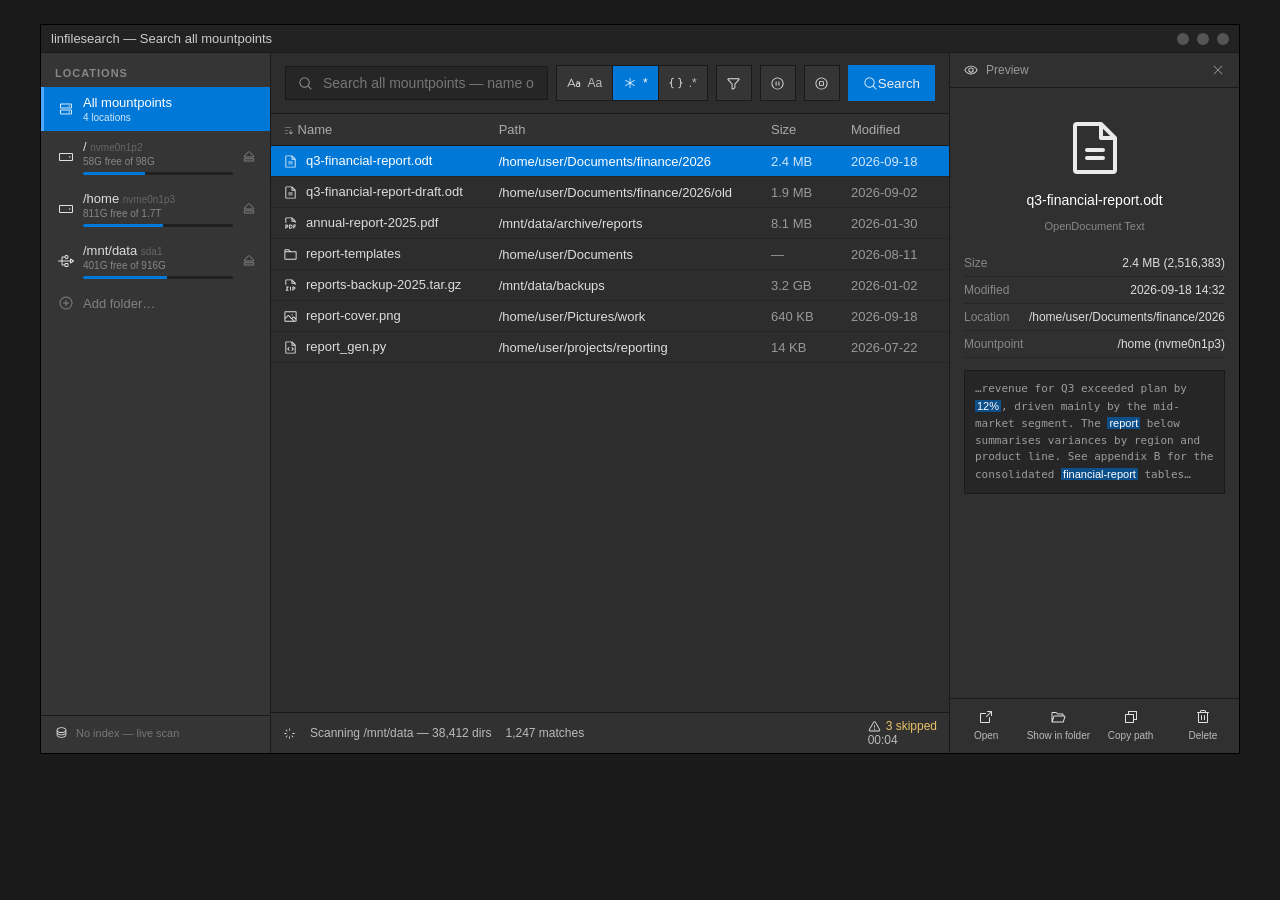
<file: docs/mockups/mockup-c-preview.html>
<!DOCTYPE html>
<html lang="en">
<head>
<meta charset="utf-8">
<title>Mockup C — Dual Pane + Preview</title>
<style>
  * { margin:0; padding:0; box-sizing:border-box; font-family:Ubuntu, Cantarell, sans-serif; }
  body { background:#1a1a1a; padding:24px; display:flex; justify-content:center; }
  .ic { filter:invert(1); opacity:.85; display:inline-block; vertical-align:middle; }
  .window { width:1200px; max-width:100%; background:#2d2d2d; color:#eee; border:1px solid #000; display:flex; flex-direction:column; }
  .titlebar { display:flex; align-items:center; justify-content:space-between; background:#222; color:#ccc; font-size:13px; padding:6px 10px; border-bottom:1px solid #1a1a1a; }
  .winbtns { display:flex; gap:8px; }
  .winbtns span { width:12px; height:12px; border-radius:50%; background:#555; }
  .body { display:flex; min-height:700px; }

  /* locations rail */
  .rail { width:230px; background:#353535; border-right:1px solid #1a1a1a; padding:14px 0; display:flex; flex-direction:column; }
  .rail h3 { font-size:11px; letter-spacing:1px; color:#888; text-transform:uppercase; padding:0 14px 8px; }
  .loc { display:flex; align-items:center; gap:9px; padding:8px 14px; font-size:13px; color:#ddd; cursor:pointer; border-left:3px solid transparent; }
  .loc:hover { background:#3d3d3d; }
  .loc.on { background:#0078D7; color:#fff; border-left-color:#4aa8ff; }
  .loc .ic { width:16px; height:16px; flex:none; }
  .loc .nm { flex:1; min-width:0; white-space:nowrap; overflow:hidden; text-overflow:ellipsis; }
  .loc .cap { display:block; font-size:10px; color:#888; margin-top:2px; }
  .loc.on .cap { color:#cfe6fb; }
  .bar { height:3px; background:#1f1f1f; margin-top:5px; border-radius:2px; overflow:hidden; }
  .bar i { display:block; height:100%; background:#0078D7; }
  .loc .eject { opacity:.35; width:14px; height:14px; }
  .loc:hover .eject { opacity:.8; }
  .rail .foot { margin-top:auto; padding:10px 14px 0; border-top:1px solid #1a1a1a; font-size:11px; color:#777; display:flex; gap:8px; align-items:center; }
  .rail .foot .ic { width:13px; height:13px; }
  .dim { opacity:.45; }

  /* center */
  .center { flex:1; display:flex; flex-direction:column; }
  .searchbar { display:flex; gap:8px; padding:12px 14px; border-bottom:1px solid #1a1a1a; align-items:center; }
  .entry { flex:1; display:flex; align-items:center; gap:10px; background:#262626; border:1px solid #1a1a1a; padding:0 12px; }
  .entry input { flex:1; background:none; border:none; color:#eee; font-size:14px; outline:none; padding:8px 0; }
  .entry input::placeholder { color:#777; }
  .modes { display:flex; }
  .mode { display:flex; align-items:center; padding:0 10px; background:#353535; border:1px solid #1a1a1a; border-left:none; color:#bbb; font-size:12px; gap:6px; height:36px; cursor:pointer; }
  .mode:first-child { border-left:1px solid #1a1a1a; }
  .mode.on { background:#0078D7; color:#fff; }
  .mode .ic { width:14px; height:14px; }
  .btn { display:flex; align-items:center; justify-content:center; width:36px; height:36px; background:#353535; border:1px solid #1a1a1a; color:#eee; cursor:pointer; }
  .btn:hover { background:#404040; }
  .btn.primary { background:#0078D7; border-color:#0078D7; width:auto; padding:0 14px; }
  .btn .ic { width:15px; height:15px; }

  table { width:100%; border-collapse:collapse; font-size:13px; }
  thead th { text-align:left; color:#aaa; font-weight:normal; padding:8px 12px; border-bottom:1px solid #1a1a1a; background:#313131; position:sticky; }
  thead th .ic { width:11px; height:11px; opacity:.6; }
  tbody td { padding:7px 12px; border-bottom:1px solid #262626; color:#ddd; white-space:nowrap; overflow:hidden; text-overflow:ellipsis; max-width:300px; }
  tbody tr:hover { background:#373737; }
  tbody tr.sel { background:#0078D7; }
  tbody tr.sel td { color:#fff; }
  td .ic { width:15px; height:15px; margin-right:8px; }
  td.size, td.date { color:#999; font-variant-numeric:tabular-nums; }
  tr.sel td.size, tr.sel td.date { color:#cfe6fb; }
  .results { flex:1; overflow:hidden; }

  .statusbar { display:flex; align-items:center; gap:14px; background:#313131; border-top:1px solid #1a1a1a; padding:6px 12px; font-size:12px; color:#bbb; }
  .statusbar .ic { width:13px; height:13px; }
  .spin { animation:spin 1.2s linear infinite; }
  @keyframes spin { to { transform:rotate(360deg); } }
  .mono { font-variant-numeric:tabular-nums; }
  .warn { color:#e8c268; display:flex; gap:5px; align-items:center; }
  .statusbar .right { margin-left:auto; }

  /* preview pane */
  .preview { width:290px; border-left:1px solid #1a1a1a; background:#303030; display:flex; flex-direction:column; }
  .pv-head { display:flex; align-items:center; gap:8px; padding:10px 14px; border-bottom:1px solid #1a1a1a; font-size:12px; color:#999; }
  .pv-head .ic { width:14px; height:14px; }
  .pv-head .grow { flex:1; }
  .pv-icon { display:flex; flex-direction:column; align-items:center; gap:12px; padding:28px 14px 18px; }
  .pv-icon img.big { width:64px; height:64px; filter:invert(1); opacity:.9; }
  .pv-icon .fname { font-size:14px; color:#fff; text-align:center; word-break:break-all; }
  .pv-icon .ftype { font-size:11px; color:#888; }
  .props { padding:0 14px; font-size:12px; }
  .props .row { display:flex; justify-content:space-between; padding:6px 0; border-bottom:1px solid #262626; color:#ddd; }
  .props .row span:first-child { color:#888; }
  .snippet { margin:12px 14px; background:#262626; border:1px solid #1a1a1a; padding:10px; font-family:'Ubuntu Mono', monospace; font-size:11px; color:#9c9c9c; line-height:1.5; }
  .snippet mark { background:#0d4f8a; color:#fff; padding:0 2px; }
  .pv-actions { margin-top:auto; display:flex; border-top:1px solid #1a1a1a; }
  .pv-actions .act { flex:1; display:flex; flex-direction:column; align-items:center; gap:5px; padding:10px 0 12px; font-size:10px; color:#bbb; cursor:pointer; }
  .pv-actions .act:hover { background:#373737; color:#fff; }
  .pv-actions .act .ic { width:16px; height:16px; }
</style>
</head>
<body>
<div class="window">
  <div class="titlebar"><span>linfilesearch — Search all mountpoints</span>
    <div class="winbtns"><span></span><span></span><span></span></div></div>
  <div class="body">

    <div class="rail">
      <h3>Locations</h3>
      <div class="loc on">
        <img class="ic" src="../../resources/icons/regular/hard-drives.svg">
        <div class="nm">All mountpoints<span class="cap">4 locations</span></div>
      </div>
      <div class="loc">
        <img class="ic" src="../../resources/icons/regular/hard-drive.svg">
        <div class="nm">/ <span style="color:#666;font-size:10px">nvme0n1p2</span><span class="cap">58G free of 98G</span><div class="bar"><i style="width:41%"></i></div></div>
        <img class="ic eject" src="../../resources/icons/regular/eject.svg">
      </div>
      <div class="loc">
        <img class="ic" src="../../resources/icons/regular/hard-drive.svg">
        <div class="nm">/home <span style="color:#666;font-size:10px">nvme0n1p3</span><span class="cap">811G free of 1.7T</span><div class="bar"><i style="width:53%"></i></div></div>
        <img class="ic eject" src="../../resources/icons/regular/eject.svg">
      </div>
      <div class="loc">
        <img class="ic" src="../../resources/icons/regular/usb.svg">
        <div class="nm">/mnt/data <span style="color:#666;font-size:10px">sda1</span><span class="cap">401G free of 916G</span><div class="bar"><i style="width:56%"></i></div></div>
        <img class="ic eject" src="../../resources/icons/regular/eject.svg">
      </div>
      <div class="loc dim">
        <img class="ic" src="../../resources/icons/regular/plus-circle.svg">
        <div class="nm">Add folder…</div>
      </div>
      <div class="foot">
        <img class="ic" src="../../resources/icons/regular/database.svg">
        No index — live scan
      </div>
    </div>

    <div class="center">
      <div class="searchbar">
        <div class="entry">
          <img class="ic" style="width:15px;height:15px;opacity:.5" src="../../resources/icons/regular/magnifying-glass.svg">
          <input placeholder="Search all mountpoints — name or contents">
        </div>
        <div class="modes">
          <div class="mode" title="Match case"><img class="ic" src="../../resources/icons/regular/text-aa.svg">Aa</div>
          <div class="mode on" title="Wildcard"><img class="ic" src="../../resources/icons/regular/asterisk.svg">*</div>
          <div class="mode" title="Regex"><img class="ic" src="../../resources/icons/regular/brackets-curly.svg">.*</div>
        </div>
        <button class="btn" title="Filters"><img class="ic" src="../../resources/icons/regular/funnel.svg"></button>
        <button class="btn" title="Pause"><img class="ic" src="../../resources/icons/regular/pause-circle.svg"></button>
        <button class="btn" title="Stop"><img class="ic" src="../../resources/icons/regular/stop-circle.svg"></button>
        <button class="btn primary"><img class="ic" src="../../resources/icons/regular/magnifying-glass.svg">Search</button>
      </div>

      <div class="results">
        <table>
          <thead><tr>
            <th><img class="ic" src="../../resources/icons/regular/sort-ascending.svg"> Name</th>
            <th>Path</th><th style="width:80px">Size</th><th style="width:110px">Modified</th>
          </tr></thead>
          <tbody>
            <tr class="sel">
              <td><img class="ic" src="../../resources/icons/regular/file-text.svg">q3-financial-report.odt</td>
              <td>/home/user/Documents/finance/2026</td><td class="size">2.4 MB</td><td class="date">2026-09-18</td></tr>
            <tr>
              <td><img class="ic" src="../../resources/icons/regular/file-text.svg">q3-financial-report-draft.odt</td>
              <td>/home/user/Documents/finance/2026/old</td><td class="size">1.9 MB</td><td class="date">2026-09-02</td></tr>
            <tr>
              <td><img class="ic" src="../../resources/icons/regular/file-pdf.svg">annual-report-2025.pdf</td>
              <td>/mnt/data/archive/reports</td><td class="size">8.1 MB</td><td class="date">2026-01-30</td></tr>
            <tr>
              <td><img class="ic" src="../../resources/icons/regular/folder.svg">report-templates</td>
              <td>/home/user/Documents</td><td class="size">—</td><td class="date">2026-08-11</td></tr>
            <tr>
              <td><img class="ic" src="../../resources/icons/regular/file-zip.svg">reports-backup-2025.tar.gz</td>
              <td>/mnt/data/backups</td><td class="size">3.2 GB</td><td class="date">2026-01-02</td></tr>
            <tr>
              <td><img class="ic" src="../../resources/icons/regular/image.svg">report-cover.png</td>
              <td>/home/user/Pictures/work</td><td class="size">640 KB</td><td class="date">2026-09-18</td></tr>
            <tr>
              <td><img class="ic" src="../../resources/icons/regular/file-code.svg">report_gen.py</td>
              <td>/home/user/projects/reporting</td><td class="size">14 KB</td><td class="date">2026-07-22</td></tr>
          </tbody>
        </table>
      </div>

      <div class="statusbar">
        <img class="ic spin" src="../../resources/icons/regular/spinner-gap.svg">
        <span>Scanning <span class="mono">/mnt/data</span> — <span class="mono">38,412</span> dirs</span>
        <span class="mono">1,247 matches</span>
        <div class="right">
          <span class="warn"><img class="ic" src="../../resources/icons/regular/warning.svg">3 skipped</span>
          <span class="mono">00:04</span>
        </div>
      </div>
    </div>

    <div class="preview">
      <div class="pv-head">
        <img class="ic" src="../../resources/icons/regular/eye.svg"> Preview
        <div class="grow"></div>
        <img class="ic" style="opacity:.5;cursor:pointer" src="../../resources/icons/regular/x.svg">
      </div>
      <div class="pv-icon">
        <img class="big" src="../../resources/icons/regular/file-text.svg">
        <div class="fname">q3-financial-report.odt</div>
        <div class="ftype">OpenDocument Text</div>
      </div>
      <div class="props">
        <div class="row"><span>Size</span><span>2.4 MB (2,516,383)</span></div>
        <div class="row"><span>Modified</span><span>2026-09-18 14:32</span></div>
        <div class="row"><span>Location</span><span>/home/user/Documents/finance/2026</span></div>
        <div class="row"><span>Mountpoint</span><span>/home (nvme0n1p3)</span></div>
      </div>
      <div class="snippet">…revenue for Q3 exceeded plan by <mark>12%</mark>, driven mainly by the
mid-market segment. The <mark>report</mark> below summarises variances
by region and product line. See appendix B for the
consolidated <mark>financial-report</mark> tables…
</div>
      <div class="pv-actions">
        <div class="act"><img class="ic" src="../../resources/icons/regular/arrow-square-out.svg">Open</div>
        <div class="act"><img class="ic" src="../../resources/icons/regular/folder-open.svg">Show in folder</div>
        <div class="act"><img class="ic" src="../../resources/icons/regular/copy.svg">Copy path</div>
        <div class="act"><img class="ic" src="../../resources/icons/regular/trash.svg">Delete</div>
      </div>
    </div>

  </div>
</div>
</body>
</html>
</file>
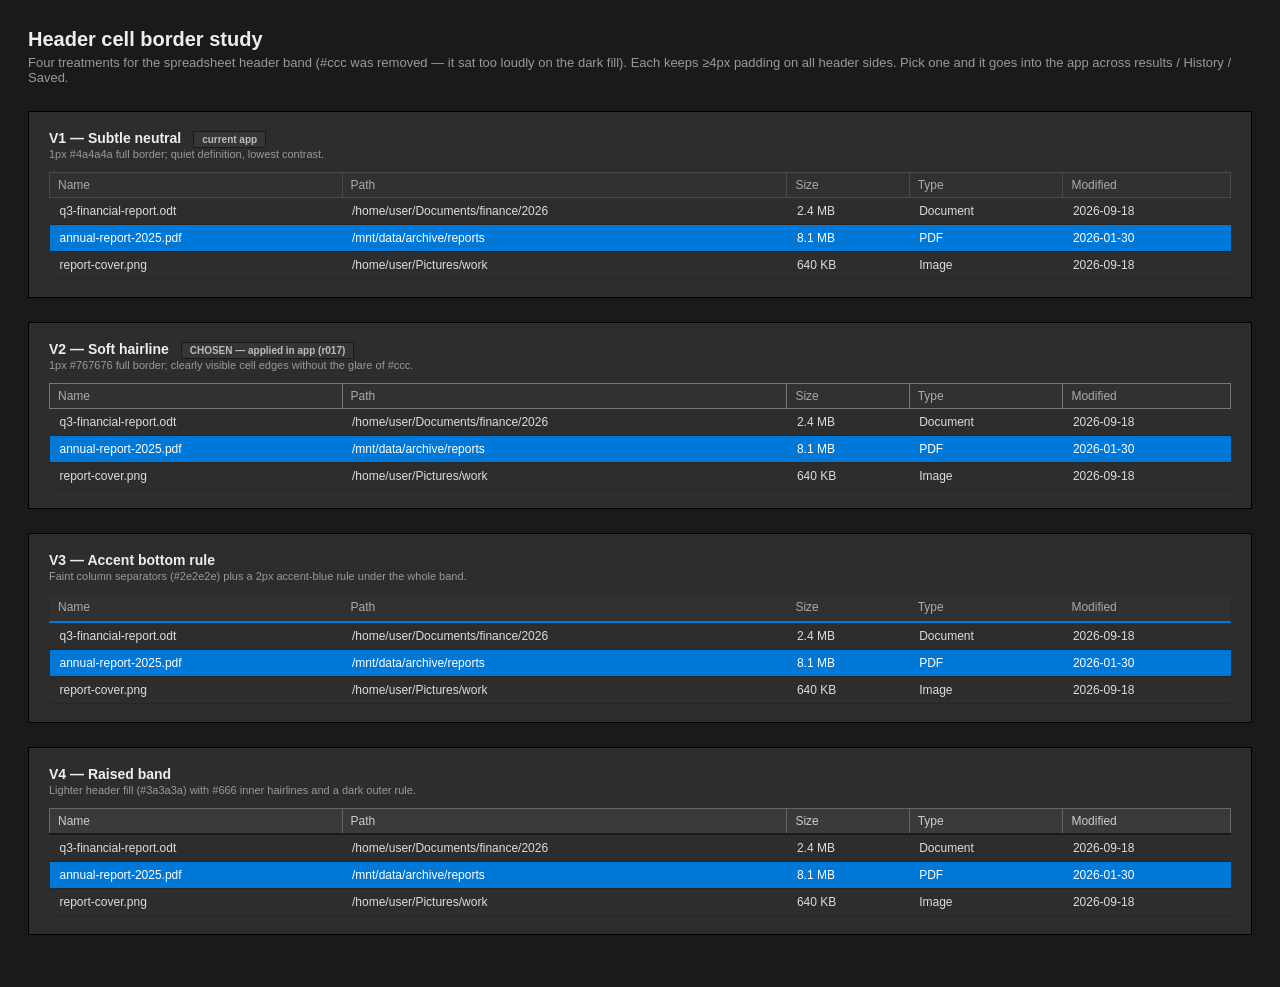
<file: docs/mockups/mockup-headers.html>
<!DOCTYPE html>
<html lang="en">
<head>
<meta charset="utf-8">
<title>Header Cell Border Study — linfilesearch</title>
<style>
  * { margin:0; padding:0; box-sizing:border-box; font-family:Ubuntu, Cantarell, sans-serif; }
  body { background:#1a1a1a; color:#eee; padding:28px; }
  h1 { font-size:20px; margin-bottom:4px; }
  .sub { color:#999; font-size:13px; margin-bottom:26px; }
  .panel { background:#2d2d2d; border:1px solid #000; padding:18px 20px; margin-bottom:24px; }
  .panel h2 { font-size:14px; margin-bottom:2px; }
  .panel .note { font-size:11px; color:#999; margin-bottom:12px; }
  .tag { font-size:10px; border:1px solid #1a1a1a; background:#353535; color:#bbb; padding:2px 8px; margin-left:8px; vertical-align:middle; }
  table { width:100%; border-collapse:collapse; font-size:12px; }
  td { padding:6px 10px; border-bottom:1px solid #262626; color:#ddd; }
  tr.sel td { background:#0078D7; color:#fff; }

  /* V1: subtle neutral full border (what the app uses today) */
  .v1 th { background:#313131; color:#aaa; font-weight:normal; text-align:left;
           padding:5px 8px; border:1px solid #4a4a4a; }

  /* V2: soft hairline, lighter than #4a4a4a but calmer than #ccc */
  .v2 th { background:#313131; color:#aaa; font-weight:normal; text-align:left;
           padding:5px 8px; border:1px solid #767676; }

  /* V3: accent bottom rule — column separators faint, blue rule under the band */
  .v3 th { background:#313131; color:#aaa; font-weight:normal; text-align:left;
           padding:5px 8px 7px 8px; border:1px solid #2e2e2e; border-bottom:2px solid #0078D7; }

  /* V4: raised band — lighter fill, inner hairlines, dark outer rule */
  .v4 th { background:#3a3a3a; color:#ccc; font-weight:normal; text-align:left;
           padding:5px 8px; border:1px solid #666666; border-bottom:2px solid #1a1a1a; }
</style>
</head>
<body>
<h1>Header cell border study</h1>
<div class="sub">Four treatments for the spreadsheet header band (#ccc was removed — it sat too loudly on the
dark fill). Each keeps ≥4px padding on all header sides. Pick one and it goes into the app across
results / History / Saved.</div>

<div class="panel">
  <h2>V1 — Subtle neutral <span class="tag">current app</span></h2>
  <div class="note">1px #4a4a4a full border; quiet definition, lowest contrast.</div>
  <table class="v1">
    <tr><th>Name</th><th>Path</th><th>Size</th><th>Type</th><th>Modified</th></tr>
    <tr><td>q3-financial-report.odt</td><td>/home/user/Documents/finance/2026</td><td>2.4 MB</td><td>Document</td><td>2026-09-18</td></tr>
    <tr class="sel"><td>annual-report-2025.pdf</td><td>/mnt/data/archive/reports</td><td>8.1 MB</td><td>PDF</td><td>2026-01-30</td></tr>
    <tr><td>report-cover.png</td><td>/home/user/Pictures/work</td><td>640 KB</td><td>Image</td><td>2026-09-18</td></tr>
  </table>
</div>

<div class="panel">
  <h2>V2 — Soft hairline <span class="tag win">CHOSEN — applied in app (r017)</span></h2>
  <div class="note">1px #767676 full border; clearly visible cell edges without the glare of #ccc.</div>
  <table class="v2">
    <tr><th>Name</th><th>Path</th><th>Size</th><th>Type</th><th>Modified</th></tr>
    <tr><td>q3-financial-report.odt</td><td>/home/user/Documents/finance/2026</td><td>2.4 MB</td><td>Document</td><td>2026-09-18</td></tr>
    <tr class="sel"><td>annual-report-2025.pdf</td><td>/mnt/data/archive/reports</td><td>8.1 MB</td><td>PDF</td><td>2026-01-30</td></tr>
    <tr><td>report-cover.png</td><td>/home/user/Pictures/work</td><td>640 KB</td><td>Image</td><td>2026-09-18</td></tr>
  </table>
</div>

<div class="panel">
  <h2>V3 — Accent bottom rule</h2>
  <div class="note">Faint column separators (#2e2e2e) plus a 2px accent-blue rule under the whole band.</div>
  <table class="v3">
    <tr><th>Name</th><th>Path</th><th>Size</th><th>Type</th><th>Modified</th></tr>
    <tr><td>q3-financial-report.odt</td><td>/home/user/Documents/finance/2026</td><td>2.4 MB</td><td>Document</td><td>2026-09-18</td></tr>
    <tr class="sel"><td>annual-report-2025.pdf</td><td>/mnt/data/archive/reports</td><td>8.1 MB</td><td>PDF</td><td>2026-01-30</td></tr>
    <tr><td>report-cover.png</td><td>/home/user/Pictures/work</td><td>640 KB</td><td>Image</td><td>2026-09-18</td></tr>
  </table>
</div>

<div class="panel">
  <h2>V4 — Raised band</h2>
  <div class="note">Lighter header fill (#3a3a3a) with #666 inner hairlines and a dark outer rule.</div>
  <table class="v4">
    <tr><th>Name</th><th>Path</th><th>Size</th><th>Type</th><th>Modified</th></tr>
    <tr><td>q3-financial-report.odt</td><td>/home/user/Documents/finance/2026</td><td>2.4 MB</td><td>Document</td><td>2026-09-18</td></tr>
    <tr class="sel"><td>annual-report-2025.pdf</td><td>/mnt/data/archive/reports</td><td>8.1 MB</td><td>PDF</td><td>2026-01-30</td></tr>
    <tr><td>report-cover.png</td><td>/home/user/Pictures/work</td><td>640 KB</td><td>Image</td><td>2026-09-18</td></tr>
  </table>
</div>
</body>
</html>
</file>
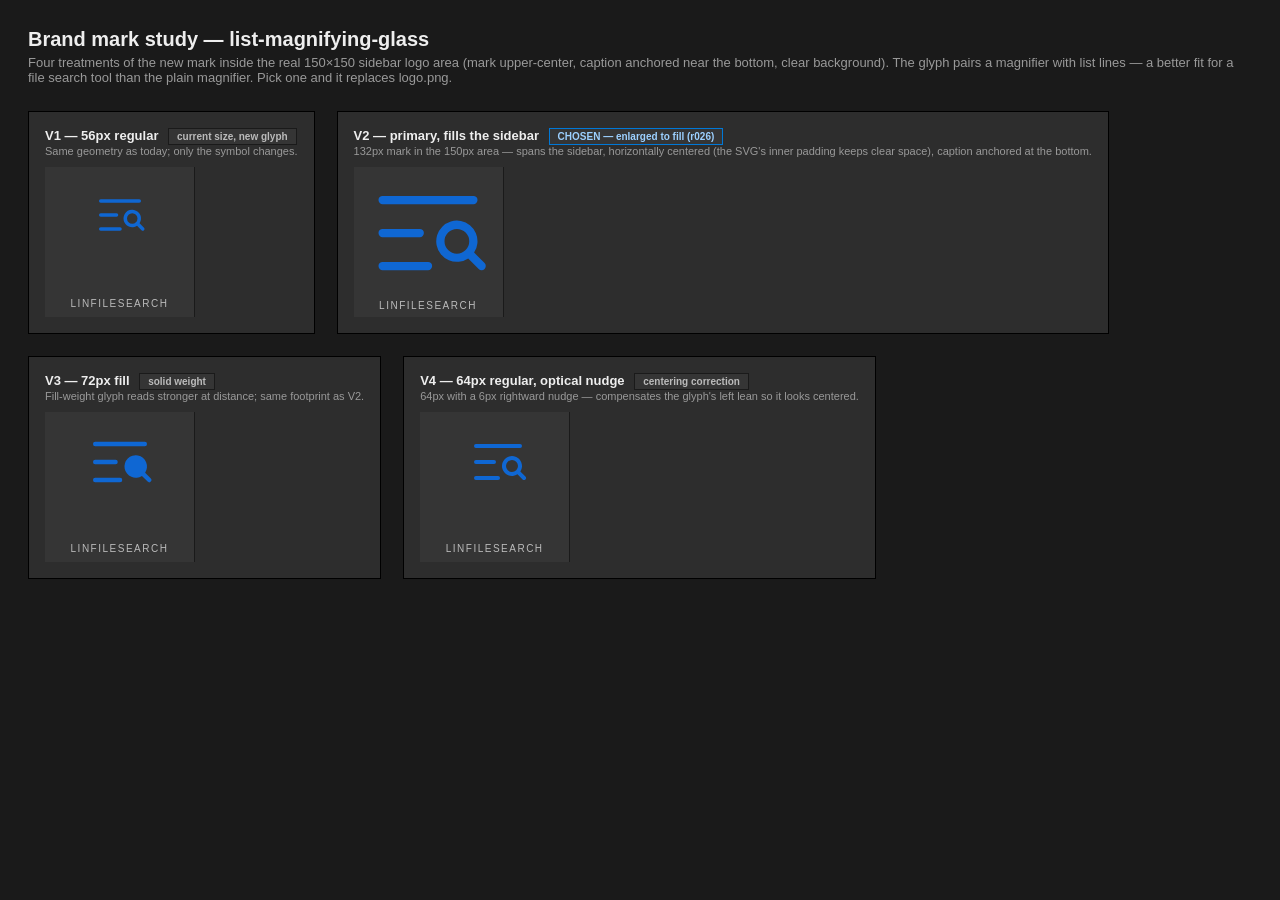
<file: docs/mockups/mockup-logo.html>
<!DOCTYPE html>
<html lang="en">
<head>
<meta charset="utf-8">
<title>Brand Mark Study — list-magnifying-glass</title>
<style>
  * { margin:0; padding:0; box-sizing:border-box; font-family:Ubuntu, Cantarell, sans-serif; }
  body { background:#1a1a1a; color:#eee; padding:28px; }
  h1 { font-size:20px; margin-bottom:4px; }
  .sub { color:#999; font-size:13px; margin-bottom:26px; }
  .row { display:flex; gap:22px; align-items:flex-start; flex-wrap:wrap; }
  .panel { background:#2d2d2d; border:1px solid #000; padding:16px; }
  .panel h2 { font-size:13px; margin-bottom:2px; }
  .panel .note { font-size:11px; color:#999; margin-bottom:10px; }
  .tag { font-size:10px; border:1px solid #1a1a1a; background:#353535; color:#bbb; padding:2px 8px; margin-left:6px; vertical-align:middle; }
  .tag.win { border-color:#0078D7; color:#9cd0ff; }

  /* each study cell reproduces the 150x150 sidebar logo area on #353535 */
  .logo-area { width:150px; height:150px; background:#353535; border-right:1px solid #1a1a1a;
               display:flex; flex-direction:column; align-items:center; }
  .mark { filter:invert(27%) sepia(96%) saturate(1400%) hue-rotate(197deg) brightness(96%); }
  .cap { font-size:10px; letter-spacing:1.5px; color:#bbbbbb; }

  /* V1: 56px regular weight, mark upper-center, caption near bottom */
  .v1 .mark { width:56px; height:56px; margin-top:20px; }
  .v1 .cap { margin-top:auto; margin-bottom:8px; }

  /* V2: PRIMARY — fills the 150px sidebar area, centered, caption bottom */
  .v2 .mark { width:132px; height:132px; margin-top:0; }
  .v2 .cap { margin-top:auto; margin-bottom:6px; }

  /* V3: 72px fill weight (solid), caption bottom */
  .v3 .mark { width:72px; height:72px; margin-top:14px; }
  .v3 .cap { margin-top:auto; margin-bottom:8px; }

  /* V4: 64px regular, optically nudged right (glyph leans left) */
  .v4 .mark { width:64px; height:64px; margin-top:18px; margin-left:6px; }
  .v4 .cap { margin-top:auto; margin-bottom:8px; }
</style>
</head>
<body>
<h1>Brand mark study — list-magnifying-glass</h1>
<div class="sub">Four treatments of the new mark inside the real 150×150 sidebar logo area (mark upper-center,
caption anchored near the bottom, clear background). The glyph pairs a magnifier with list lines — a better
fit for a file&nbsp;search tool than the plain magnifier. Pick one and it replaces logo.png.</div>

<div class="row">
  <div class="panel">
    <h2>V1 — 56px regular <span class="tag">current size, new glyph</span></h2>
    <div class="note">Same geometry as today; only the symbol changes.</div>
    <div class="logo-area v1">
      <img class="mark" src="../../resources/icons/regular/list-magnifying-glass.svg">
      <div class="cap">LINFILESEARCH</div>
    </div>
  </div>

  <div class="panel">
    <h2>V2 — primary, fills the sidebar <span class="tag win">CHOSEN — enlarged to fill (r026)</span></h2>
    <div class="note">132px mark in the 150px area — spans the sidebar, horizontally centered
    (the SVG's inner padding keeps clear space), caption anchored at the bottom.</div>
    <div class="logo-area v2">
      <img class="mark" src="../../resources/icons/regular/list-magnifying-glass.svg">
      <div class="cap">LINFILESEARCH</div>
    </div>
  </div>

  <div class="panel">
    <h2>V3 — 72px fill <span class="tag">solid weight</span></h2>
    <div class="note">Fill-weight glyph reads stronger at distance; same footprint as V2.</div>
    <div class="logo-area v3">
      <img class="mark" src="../../resources/icons/fill/list-magnifying-glass.svg">
      <div class="cap">LINFILESEARCH</div>
    </div>
  </div>

  <div class="panel">
    <h2>V4 — 64px regular, optical nudge <span class="tag">centering correction</span></h2>
    <div class="note">64px with a 6px rightward nudge — compensates the glyph's left lean so it looks centered.</div>
    <div class="logo-area v4">
      <img class="mark" src="../../resources/icons/regular/list-magnifying-glass.svg">
      <div class="cap">LINFILESEARCH</div>
    </div>
  </div>
</div>
</body>
</html>
</file>
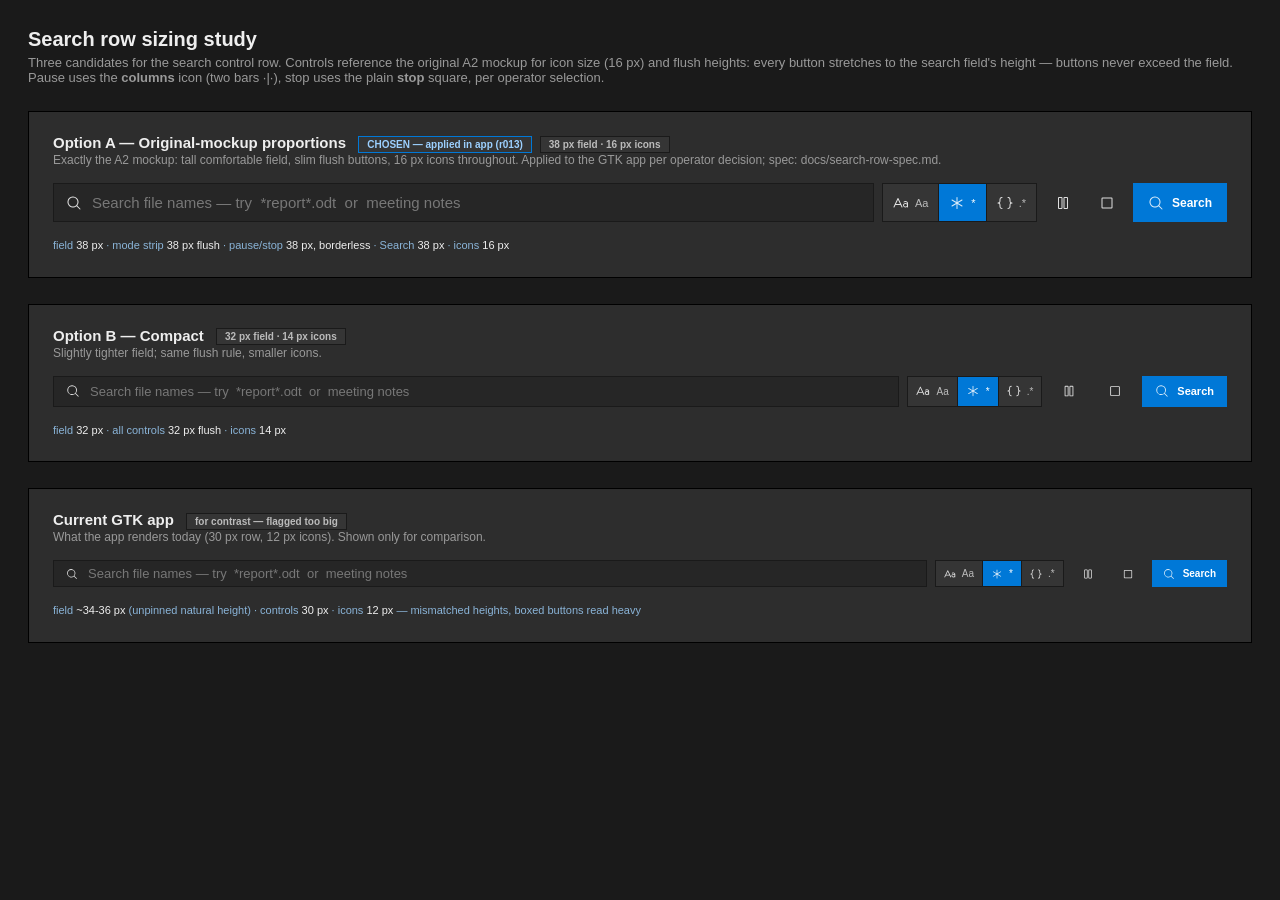
<file: docs/mockups/mockup-searchrow.html>
<!DOCTYPE html>
<html lang="en">
<head>
<meta charset="utf-8">
<title>Search Row Sizing Study — linfilesearch</title>
<style>
  * { margin:0; padding:0; box-sizing:border-box; font-family:Ubuntu, Cantarell, sans-serif; }
  body { background:#1a1a1a; color:#eee; padding:28px; }
  .ic { filter:invert(1); opacity:.85; display:inline-block; vertical-align:middle; }
  h1 { font-size:20px; margin-bottom:4px; }
  .sub { color:#999; font-size:13px; margin-bottom:26px; }
  .panel { background:#2d2d2d; border:1px solid #000; padding:22px 24px; margin-bottom:26px; }
  .panel h2 { font-size:15px; margin-bottom:2px; }
  .panel .note { font-size:12px; color:#999; margin-bottom:16px; }
  .tag { font-size:10px; border:1px solid #1a1a1a; background:#353535; color:#bbb; padding:2px 8px; margin-left:8px; vertical-align:middle; }
  .tag.win { border-color:#0078D7; color:#9cd0ff; }

  .row { display:flex; gap:8px; align-items:stretch; }
  .entry { flex:1; display:flex; align-items:center; gap:10px; background:#262626; border:1px solid #1a1a1a; padding:0 12px; min-width:0; }
  .entry input { flex:1; background:none; border:none; color:#eee; outline:none; min-width:0; }
  .entry input::placeholder { color:#777; }

  .modes { display:flex; background:#353535; border:1px solid #1a1a1a; }
  .mode { display:flex; align-items:center; padding:0 10px; color:#bbb; font-size:11px; gap:6px; border-right:1px solid #1a1a1a; }
  .mode:last-child { border-right:none; }
  .mode.on { background:#0078D7; color:#fff; }

  .btn { display:flex; align-items:center; padding:0 14px; background:#353535; border:1px solid #1a1a1a; color:#eee; font-size:12px; gap:8px; }
  .btn.flat { background:transparent; border:none; padding:0 10px; }
  .btn.primary { background:#0078D7; border-color:#0078D7; color:#fff; font-weight:bold; }

  /* Variant A: original-mockup proportions */
  .vA .entry input { font-size:15px; padding:10px 0; }
  .vA .ic { width:16px; height:16px; }

  /* Variant B: compact */
  .vB .entry input { font-size:13px; padding:7px 0; }
  .vB .ic { width:14px; height:14px; }
  .vB .mode { padding:0 8px; font-size:10px; }
  .vB .btn { padding:0 12px; font-size:11px; }

  /* Current GTK (for contrast) */
  .vC .entry input { font-size:13px; padding:5px 0; }
  .vC .ic { width:12px; height:12px; }
  .vC .mode { padding:0 8px; font-size:10px; }
  .vC .btn { padding:0 10px; font-size:10px; }

  .dims { margin-top:14px; font-size:11px; color:#8ab4d8; font-variant-numeric:tabular-nums; line-height:1.7; }
  .dims b { color:#eee; font-weight:normal; }
</style>
</head>
<body>
<h1>Search row sizing study</h1>
<div class="sub">Three candidates for the search control row. Controls reference the original A2 mockup for icon size
(16&nbsp;px) and flush heights: every button stretches to the search field's height — buttons never exceed the field.
Pause uses the <b>columns</b> icon (two bars ·|·), stop uses the plain <b>stop</b> square, per operator selection.</div>

<div class="panel vA">
  <h2>Option A — Original-mockup proportions <span class="tag win">CHOSEN — applied in app (r013)</span><span class="tag">38 px field · 16 px icons</span></h2>
  <div class="note">Exactly the A2 mockup: tall comfortable field, slim flush buttons, 16 px icons throughout.
  Applied to the GTK app per operator decision; spec: docs/search-row-spec.md.</div>
  <div class="row">
    <div class="entry">
      <img class="ic" src="../../resources/icons/regular/magnifying-glass.svg">
      <input placeholder="Search file names — try  *report*.odt  or  meeting notes">
    </div>
    <div class="modes">
      <div class="mode"><img class="ic" src="../../resources/icons/regular/text-aa.svg">Aa</div>
      <div class="mode on"><img class="ic" src="../../resources/icons/regular/asterisk.svg">*</div>
      <div class="mode"><img class="ic" src="../../resources/icons/regular/brackets-curly.svg">.*</div>
    </div>
    <button class="btn flat"><img class="ic" src="../../resources/icons/regular/columns.svg"></button>
    <button class="btn flat"><img class="ic" src="../../resources/icons/regular/stop.svg"></button>
    <button class="btn primary"><img class="ic" src="../../resources/icons/regular/magnifying-glass.svg">Search</button>
  </div>
  <div class="dims">field <b>38 px</b> · mode strip <b>38 px flush</b> · pause/stop <b>38 px, borderless</b> · Search <b>38 px</b> · icons <b>16 px</b></div>
</div>

<div class="panel vB">
  <h2>Option B — Compact <span class="tag">32 px field · 14 px icons</span></h2>
  <div class="note">Slightly tighter field; same flush rule, smaller icons.</div>
  <div class="row">
    <div class="entry">
      <img class="ic" src="../../resources/icons/regular/magnifying-glass.svg">
      <input placeholder="Search file names — try  *report*.odt  or  meeting notes">
    </div>
    <div class="modes">
      <div class="mode"><img class="ic" src="../../resources/icons/regular/text-aa.svg">Aa</div>
      <div class="mode on"><img class="ic" src="../../resources/icons/regular/asterisk.svg">*</div>
      <div class="mode"><img class="ic" src="../../resources/icons/regular/brackets-curly.svg">.*</div>
    </div>
    <button class="btn flat"><img class="ic" src="../../resources/icons/regular/columns.svg"></button>
    <button class="btn flat"><img class="ic" src="../../resources/icons/regular/stop.svg"></button>
    <button class="btn primary"><img class="ic" src="../../resources/icons/regular/magnifying-glass.svg">Search</button>
  </div>
  <div class="dims">field <b>32 px</b> · all controls <b>32 px flush</b> · icons <b>14 px</b></div>
</div>

<div class="panel vC">
  <h2>Current GTK app <span class="tag">for contrast — flagged too big</span></h2>
  <div class="note">What the app renders today (30 px row, 12 px icons). Shown only for comparison.</div>
  <div class="row">
    <div class="entry">
      <img class="ic" src="../../resources/icons/regular/magnifying-glass.svg">
      <input placeholder="Search file names — try  *report*.odt  or  meeting notes">
    </div>
    <div class="modes">
      <div class="mode"><img class="ic" src="../../resources/icons/regular/text-aa.svg">Aa</div>
      <div class="mode on"><img class="ic" src="../../resources/icons/regular/asterisk.svg">*</div>
      <div class="mode"><img class="ic" src="../../resources/icons/regular/brackets-curly.svg">.*</div>
    </div>
    <button class="btn flat"><img class="ic" src="../../resources/icons/regular/columns.svg"></button>
    <button class="btn flat"><img class="ic" src="../../resources/icons/regular/stop.svg"></button>
    <button class="btn primary"><img class="ic" src="../../resources/icons/regular/magnifying-glass.svg">Search</button>
  </div>
  <div class="dims">field <b>~34-36 px</b> (unpinned natural height) · controls <b>30 px</b> · icons <b>12 px</b> — mismatched heights, boxed buttons read heavy</div>
</div>

</body>
</html>
</file>
